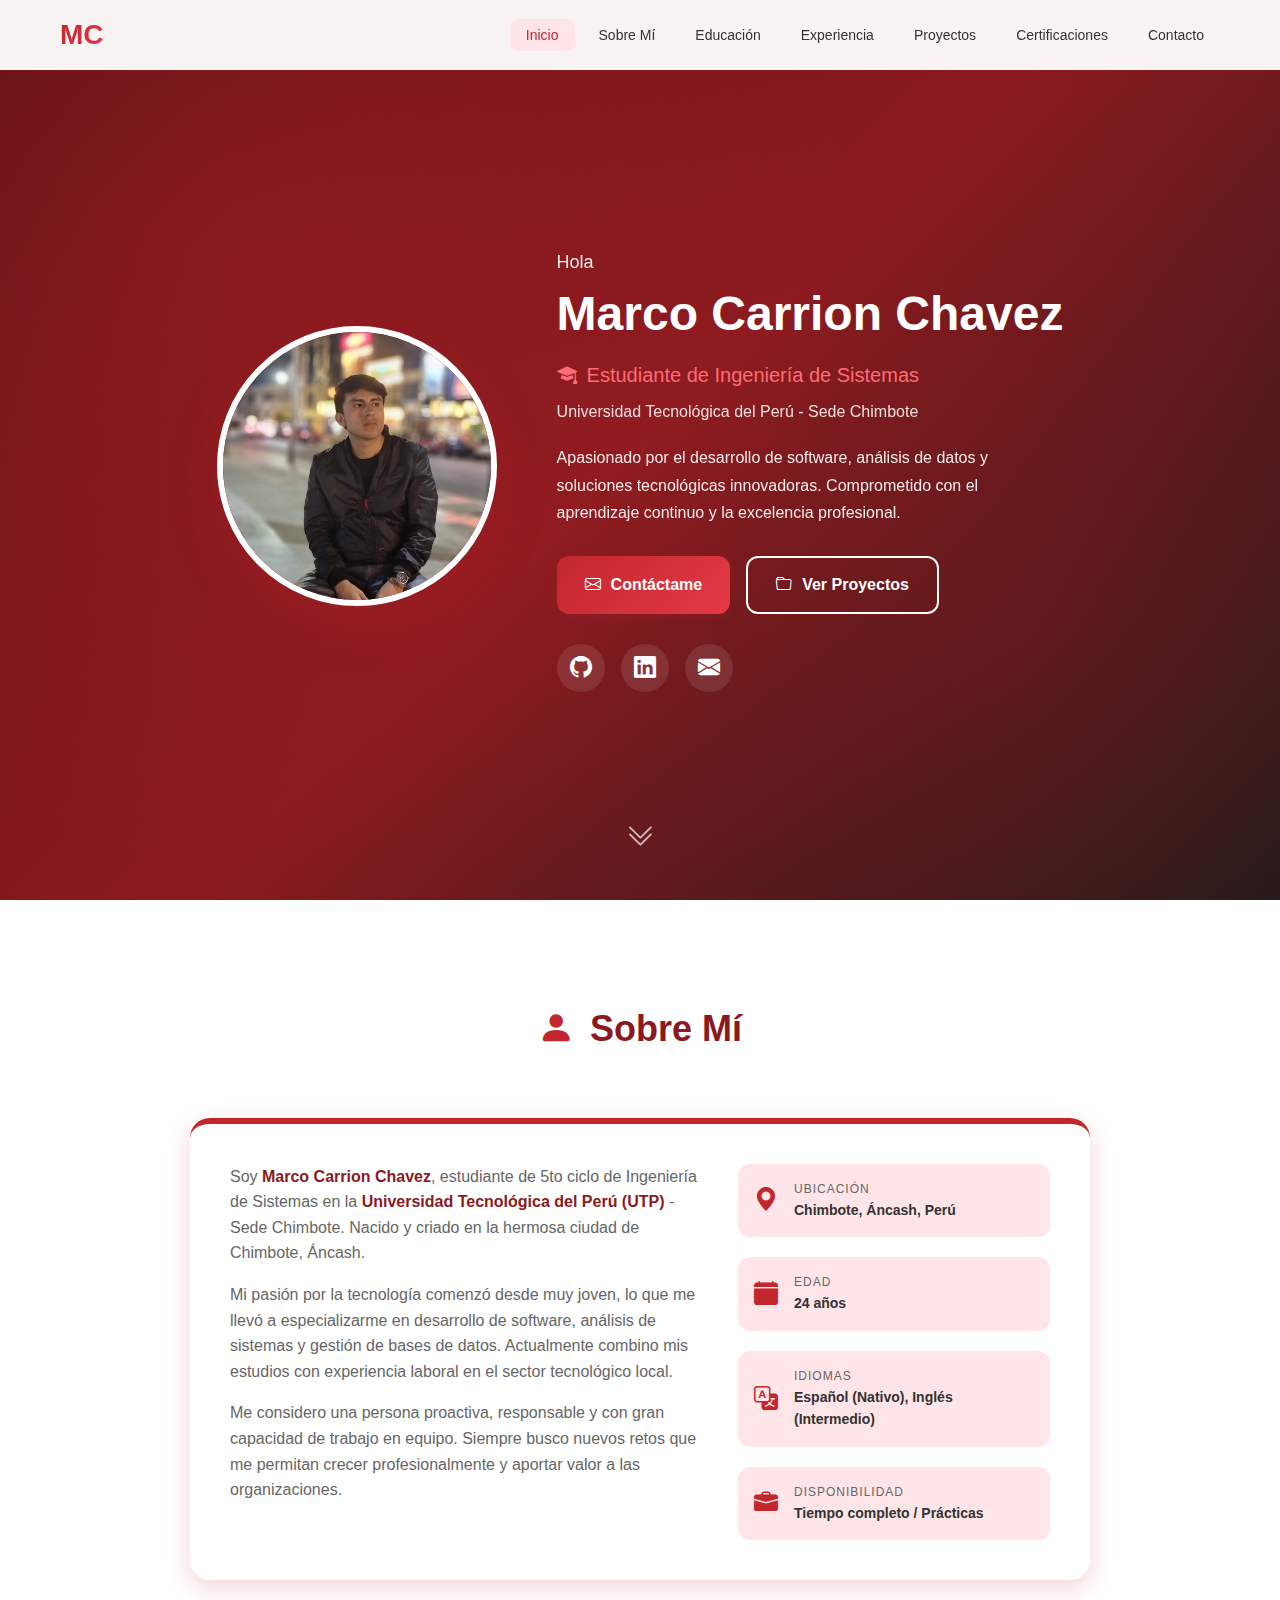
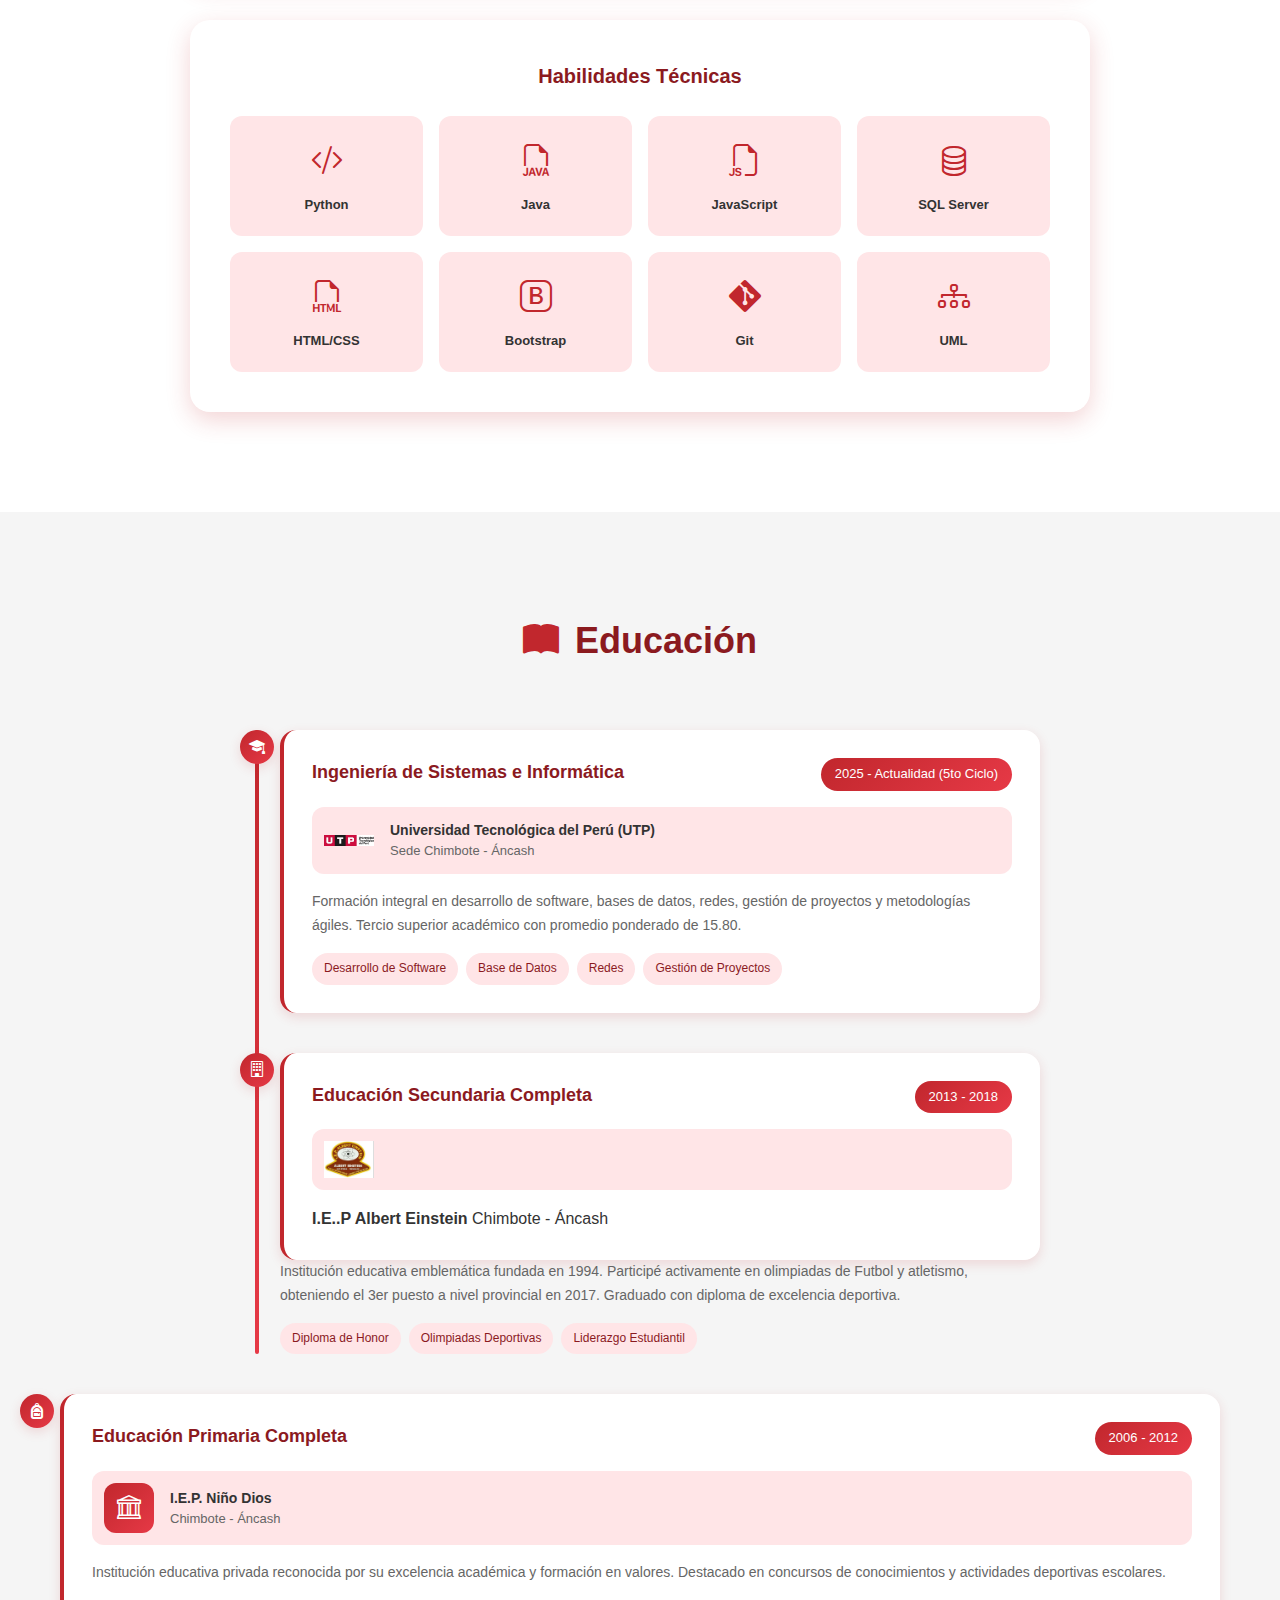
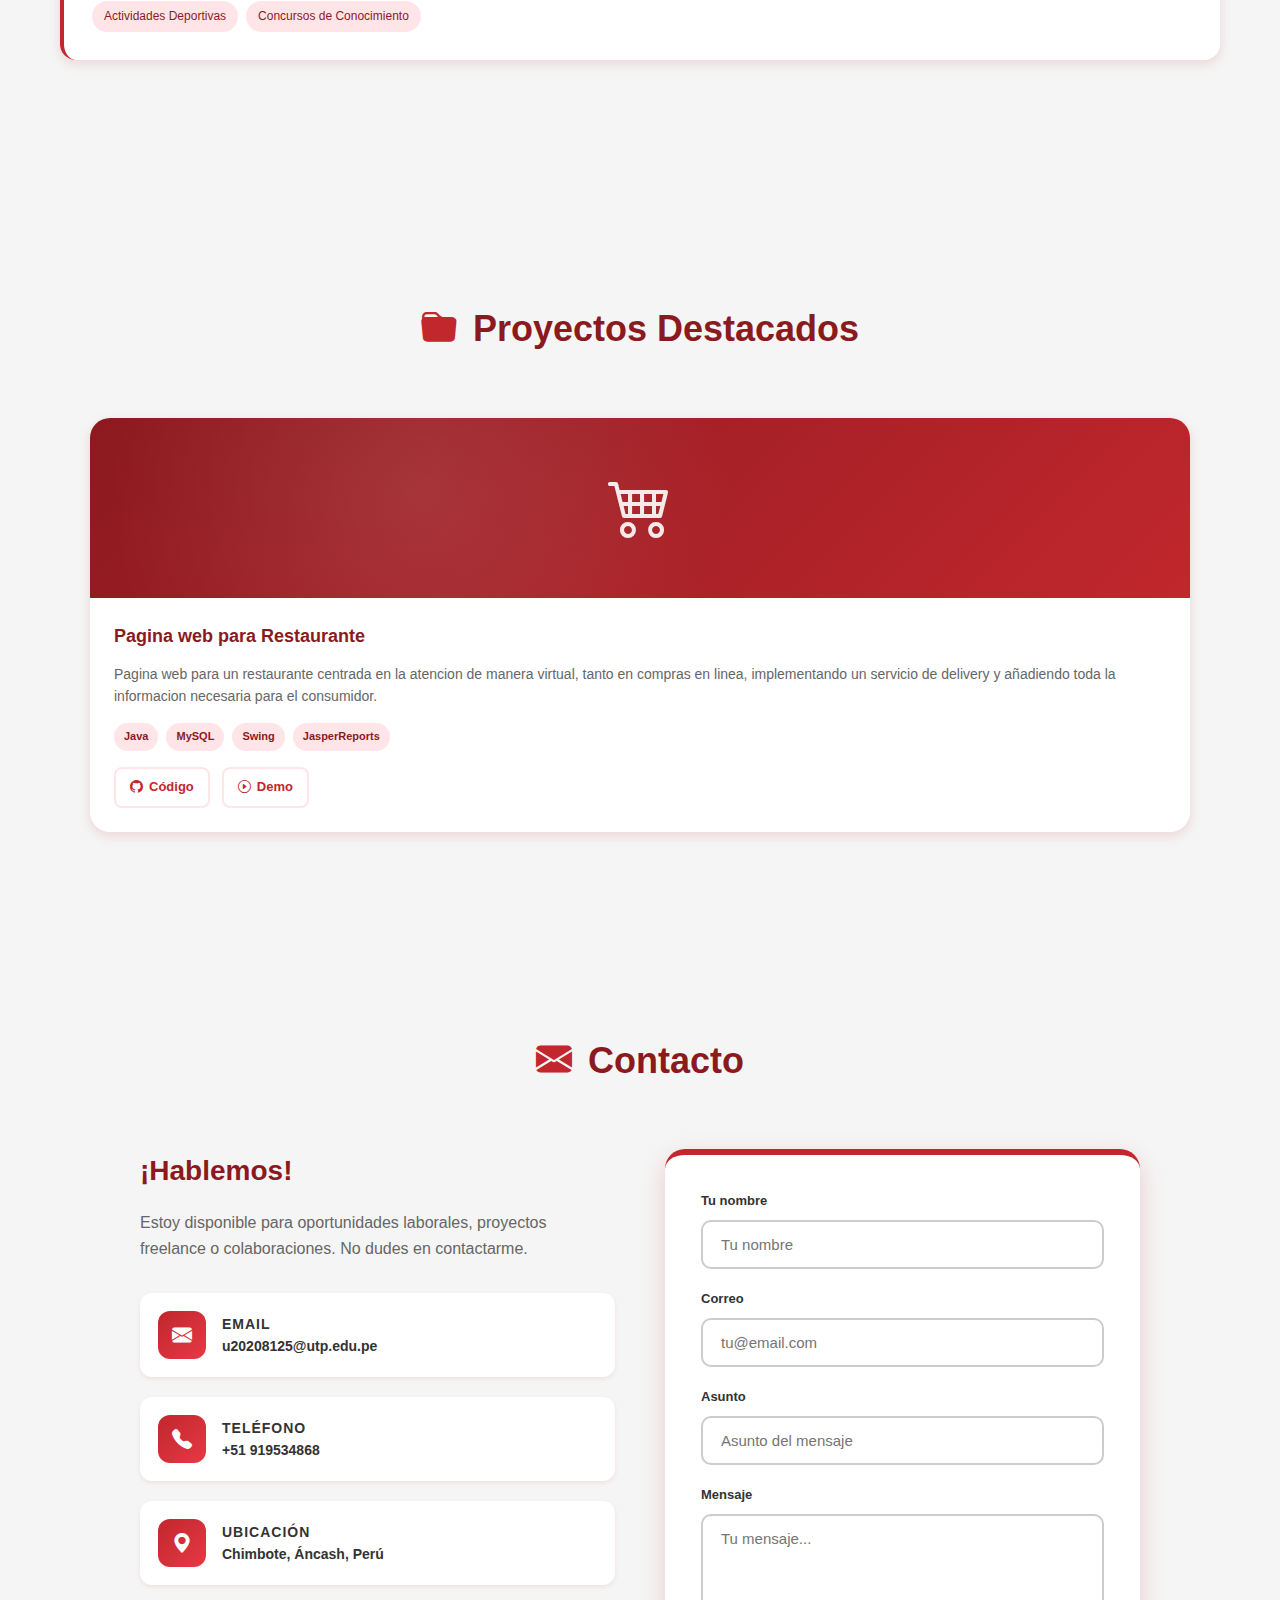
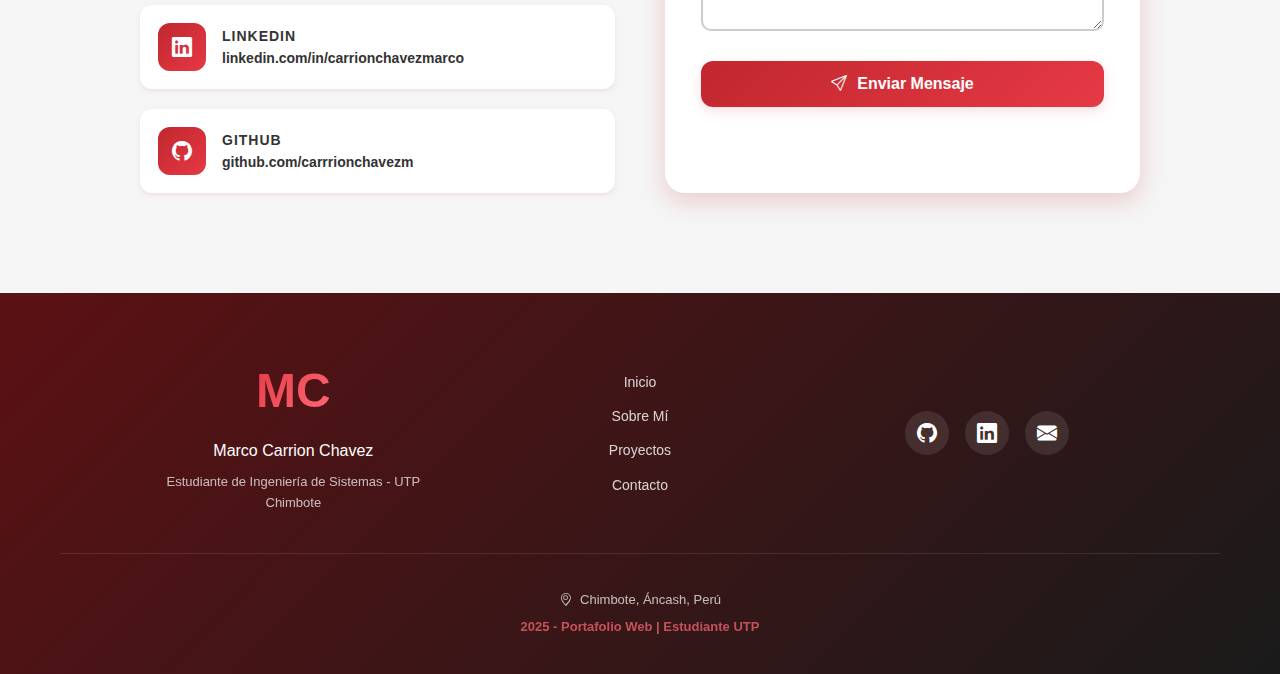
<file: index.html>
<!DOCTYPE html>
<html lang="es">
<head>
    <meta charset="UTF-8">
    <meta name="viewport" content="width=device-width, initial-scale=1.0">
    <title>Marco Carrion chavez | Portafolio Web - Estudiante UTP</title>
    <link rel="stylesheet" href="https://cdn.jsdelivr.net/npm/bootstrap-icons@1.11.1/font/bootstrap-icons.css">
    <link rel="stylesheet" href="styles.css">
</head>
<body>
    <!-- Navegación -->
    <nav class="navbar">
        <div class="nav-container">
            <a href="#inicio" class="nav-logo">
                <span class="logo-text">MC</span>
            </a>
            <button class="nav-toggle" id="navToggle">
                <i class="bi bi-list"></i>
            </button>
            <ul class="nav-menu" id="navMenu">
                <li><a href="#inicio" class="nav-link">Inicio</a></li>
                <li><a href="#sobre-mi" class="nav-link">Sobre Mí</a></li>
                <li><a href="#educacion" class="nav-link">Educación</a></li>
                <li><a href="#experiencia" class="nav-link">Experiencia</a></li>
                <li><a href="#proyectos" class="nav-link">Proyectos</a></li>
                <li><a href="#certificaciones" class="nav-link">Certificaciones</a></li>
                <li><a href="#contacto" class="nav-link">Contacto</a></li>
            </ul>
        </div>
    </nav>

    <!-- Hero Section -->
    <section id="inicio" class="hero">
        <div class="hero-content">
            <div class="hero-image">
                <img src="marco1.png" alt="Marco Carrion Chavez" class="profile-img">
            </div>
            <div class="hero-text">
                <p class="hero-greeting">Hola, soy</p>
                <h1 class="hero-name">Marco Carrion Chavez</h1>
                <p class="hero-title">
                    <i class="bi bi-mortarboard-fill"></i>
                    Estudiante de Ingeniería de Sistemas
                </p>
                <p class="hero-university">Universidad Tecnológica del Perú - Sede Chimbote</p>
                <p class="hero-description">
                    Apasionado por el desarrollo de software, análisis de datos y soluciones tecnológicas innovadoras.
                    Comprometido con el aprendizaje continuo y la excelencia profesional.
                </p>
                <div class="hero-buttons">
                    <a href="#contacto" class="btn btn-primary">
                        <i class="bi bi-envelope"></i>
                        Contáctame
                    </a>
                    <a href="#proyectos" class="btn btn-secondary">
                        <i class="bi bi-folder"></i>
                        Ver Proyectos
                    </a>
                </div>
                <div class="hero-social">
                    <a href="https://github.com/marco-260?tab=repositories" target="_blank" class="social-link" title="GitHub">
                        <i class="bi bi-github"></i>
                    </a>
                    <a href="https://www.linkedin.com/in/marco-carrion-chavez-465804392/?trk=public-profile-join-page" target="_blank" class="social-link" title="LinkedIn">
                        <i class="bi bi-linkedin"></i>
                    </a>
                    <a href="mailto:u20208125@utp.edu.pe" class="social-link" title="Email">
                        <i class="bi bi-envelope-fill"></i>
                    </a>
                </div>
            </div>
        </div>
        <div class="scroll-indicator">
            <i class="bi bi-chevron-double-down"></i>
        </div>
    </section>

    <!-- Sobre Mí -->
    <section id="sobre-mi" class="section">
        <div class="container">
            <h2 class="section-title">
                <i class="bi bi-person-fill"></i>
                Sobre Mí
            </h2>
            <div class="about-content">
                <div class="about-card">
                    <div class="about-text">
                        <p>
                            Soy <strong>Marco Carrion Chavez</strong>, estudiante de 5to ciclo de Ingeniería de Sistemas
                            en la <strong>Universidad Tecnológica del Perú (UTP)</strong> - Sede Chimbote. Nacido y criado
                            en la hermosa ciudad de Chimbote, Áncash.
                        </p>
                        <p>
                            Mi pasión por la tecnología comenzó desde muy joven, lo que me llevó a especializarme en
                            desarrollo de software, análisis de sistemas y gestión de bases de datos. Actualmente
                            combino mis estudios con experiencia laboral en el sector tecnológico local.
                        </p>
                        <p>
                            Me considero una persona proactiva, responsable y con gran capacidad de trabajo en equipo.
                            Siempre busco nuevos retos que me permitan crecer profesionalmente y aportar valor a las
                            organizaciones.
                        </p>
                    </div>
                    <div class="about-info">
                        <div class="info-item">
                            <i class="bi bi-geo-alt-fill"></i>
                            <div>
                                <span class="info-label">Ubicación</span>
                                <span class="info-value">Chimbote, Áncash, Perú</span>
                            </div>
                        </div>
                        <div class="info-item">
                            <i class="bi bi-calendar-fill"></i>
                            <div>
                                <span class="info-label">Edad</span>
                                <span class="info-value">24 años</span>
                            </div>
                        </div>
                        <div class="info-item">
                            <i class="bi bi-translate"></i>
                            <div>
                                <span class="info-label">Idiomas</span>
                                <span class="info-value">Español (Nativo), Inglés (Intermedio)</span>
                            </div>
                        </div>
                        <div class="info-item">
                            <i class="bi bi-briefcase-fill"></i>
                            <div>
                                <span class="info-label">Disponibilidad</span>
                                <span class="info-value">Tiempo completo / Prácticas</span>
                            </div>
                        </div>
                    </div>
                </div>
                <div class="skills-container">
                    <h3 class="skills-title">Habilidades Técnicas</h3>
                    <div class="skills-grid">
                        <div class="skill-item">
                            <i class="bi bi-code-slash"></i>
                            <span>Python</span>
                        </div>
                        <div class="skill-item">
                            <i class="bi bi-filetype-java"></i>
                            <span>Java</span>
                        </div>
                        <div class="skill-item">
                            <i class="bi bi-filetype-js"></i>
                            <span>JavaScript</span>
                        </div>
                        <div class="skill-item">
                            <i class="bi bi-database"></i>
                            <span>SQL Server</span>
                        </div>
                        <div class="skill-item">
                            <i class="bi bi-filetype-html"></i>
                            <span>HTML/CSS</span>
                        </div>
                        <div class="skill-item">
                            <i class="bi bi-bootstrap"></i>
                            <span>Bootstrap</span>
                        </div>
                        <div class="skill-item">
                            <i class="bi bi-git"></i>
                            <span>Git</span>
                        </div>
                        <div class="skill-item">
                            <i class="bi bi-diagram-3"></i>
                            <span>UML</span>
                        </div>
                    </div>
                </div>
            </div>
        </div>
    </section>

    <!-- Educación -->
    <section id="educacion" class="section section-alt">
        <div class="container">
            <h2 class="section-title">
                <i class="bi bi-book-fill"></i>
                Educación
            </h2>
            <div class="timeline">
                <!-- Universidad -->
                <div class="timeline-item">
                    <div class="timeline-marker">
                        <i class="bi bi-mortarboard-fill"></i>
                    </div>
                    <div class="timeline-content">
                        <div class="timeline-header">
                            <h3>Ingeniería de Sistemas e Informática</h3>
                            <span class="timeline-date">2025 - Actualidad (5to Ciclo)</span>
                        </div>
                        <div class="timeline-institution">
                            <img src="logo utp.jpg" alt="UTP" class="institution-logo">
                            <div>
                                <strong>Universidad Tecnológica del Perú (UTP)</strong>
                                <span>Sede Chimbote - Áncash</span>
                            </div>
                        </div>
                        <p class="timeline-description">
                            Formación integral en desarrollo de software, bases de datos, redes, gestión de proyectos
                            y metodologías ágiles. Tercio superior académico con promedio ponderado de 15.80.
                        </p>
                        <div class="timeline-tags">
                            <span class="tag">Desarrollo de Software</span>
                            <span class="tag">Base de Datos</span>
                            <span class="tag">Redes</span>
                            <span class="tag">Gestión de Proyectos</span>
                        </div>
                    </div>
                </div>

                <!-- Colegio Secundaria -->
                <div class="timeline-item">
                    <div class="timeline-marker">
                        <i class="bi bi-building"></i>
                    </div>
                    <div class="timeline-content">
                        <div class="timeline-header">
                            <h3>Educación Secundaria Completa</h3>
                            <span class="timeline-date">2013 - 2018</span>
                        </div>
                        <div class="timeline-institution">
                              <img src="alber logo.PNG" alt="ALBERT Einstein" class="institution-logo">
                            </div>
                            <div>
                                <strong>I.E..P Albert Einstein</strong>
                                <span>Chimbote - Áncash</span>
                            </div>
                        </div>
                        <p class="timeline-description">
                            Institución educativa emblemática fundada en 1994. Participé activamente en olimpiadas
                            de Futbol y atletismo, obteniendo el 3er puesto a nivel provincial en 2017.
                            Graduado con diploma de excelencia deportiva.
                        </p>
                        <div class="timeline-tags">
                            <span class="tag">Diploma de Honor</span>
                            <span class="tag">Olimpiadas Deportivas</span>
                            <span class="tag">Liderazgo Estudiantil</span>
                        </div>
                    </div>
                </div>

                <!-- Colegio Primaria -->
                <div class="timeline-item">
                    <div class="timeline-marker">
                        <i class="bi bi-backpack-fill"></i>
                    </div>
                    <div class="timeline-content">
                        <div class="timeline-header">
                            <h3>Educación Primaria Completa</h3>
                            <span class="timeline-date">2006 - 2012</span>
                        </div>
                        <div class="timeline-institution">
                            <div class="institution-icon">
                                <i class="bi bi-bank"></i>
                            </div>
                            <div>
                                <strong>I.E.P. Niño Dios </strong>
                                <span>Chimbote - Áncash</span>
                            </div>
                        </div>
                        <p class="timeline-description">
                            Institución educativa privada reconocida por su excelencia académica y formación en valores.
                            Destacado en concursos de conocimientos y actividades deportivas escolares.
                        </p>
                        <div class="timeline-tags">
                            <span class="tag">Actividades Deportivas</span>
                            <span class="tag">Concursos de Conocimiento</span>
                        </div>
                    </div>
                </div>
            </div>
        </div>
    </section>

    

    <!-- Proyectos -->
    <section id="proyectos" class="section section-alt">
        <div class="container">
            <h2 class="section-title">
                <i class="bi bi-folder-fill"></i>
                Proyectos Destacados
            </h2>
            <div class="projects-grid">
                <!-- Proyecto 1 -->
                <div class="project-card">
                    <div class="project-image">
                        <i class="bi bi-cart4"></i>
                    </div>
                    <div class="project-content">
                        <h3>Pagina web para Restaurante</h3>
                        <p>
                            Pagina web para un restaurante centrada en la atencion de manera virtual, tanto en compras
                            en linea, implementando un servicio de delivery y añadiendo toda la informacion necesaria
                            para el consumidor.

                       </p>
                        <div class="project-tech">
                            <span>Java</span>
                            <span>MySQL</span>
                            <span>Swing</span>
                            <span>JasperReports</span>
                        </div>
                        <div class="project-links">
                            <a href="https://github.com/marco-260/Proyecto_Web.git" target="_blank" class="project-link">
                                <i class="bi bi-github"></i>
                                Código
                            </a>
                            <a href="#" class="project-link">
                                <i class="bi bi-play-circle"></i>
                                Demo
                            </a>
                        </div>
                    </div>
                </div>
            </div>
        </div>
    </section>
                   

    <!-- Contacto -->
    <section id="contacto" class="section section-alt">
        <div class="container">
            <h2 class="section-title">
                <i class="bi bi-envelope-fill"></i>
                Contacto
            </h2>
            <div class="contact-content">
                <div class="contact-info">
                    <h3>¡Hablemos!</h3>
                    <p>
                        Estoy disponible para oportunidades laborales, proyectos freelance o
                        colaboraciones. No dudes en contactarme.
                    </p>
                    <div class="contact-details">
                        <div class="contact-item">
                            <i class="bi bi-envelope-fill"></i>
                            <div>
                                <span class="contact-label">Email</span>
                                <a href="mailto:u20208125@utp.edu.pe">u20208125@utp.edu.pe</a>
                            </div>
                        </div>
                        <div class="contact-item">
                            <i class="bi bi-telephone-fill"></i>
                            <div>
                                <span class="contact-label">Teléfono</span>
                                <a href="tel:+51919534868">+51 919534868</a>
                            </div>
                        </div>
                        <div class="contact-item">
                            <i class="bi bi-geo-alt-fill"></i>
                            <div>
                                <span class="contact-label">Ubicación</span>
                                <span>Chimbote, Áncash, Perú</span>
                            </div>
                        </div>
                        <div class="contact-item">
                            <i class="bi bi-linkedin"></i>
                            <div>
                                <span class="contact-label">LinkedIn</span>
                                <a href="https://www.linkedin.com/in/marco-carrion-chavez-465804392/?trk=public-profile-join-page" target="_blank">linkedin.com/in/carrionchavezmarco</a>
                            </div>
                        </div>
                        <div class="contact-item">
                            <i class="bi bi-github"></i>
                            <div>
                                <span class="contact-label">GitHub</span>
                                <a href="https://github.com/marco-260?tab=repositories" target="_blank">github.com/carrrionchavezm</a>
                            </div>
                        </div>
                    </div>
                </div>
                <div class="contact-form-container">
                    <form class="contact-form" id="contactForm">
                        <div class="form-group">
                            <label for="name">Tu nombre</label>
                            <input type="text" id="name" name="name" required placeholder="Tu nombre">
                        </div>
                        <div class="form-group">
                            <label for="email">Correo</label>
                            <input type="email" id="email" name="email" required placeholder="tu@email.com">
                        </div>
                        <div class="form-group">
                            <label for="subject">Asunto</label>
                            <input type="text" id="subject" name="subject" required placeholder="Asunto del mensaje">
                        </div>
                        <div class="form-group">
                            <label for="message">Mensaje</label>
                            <textarea id="message" name="message" rows="5" required placeholder="Tu mensaje..."></textarea>
                        </div>
                        <button type="submit" class="btn btn-primary btn-submit">
                            <i class="bi bi-send"></i>
                            Enviar Mensaje
                        </button>
                    </form>
                </div>
            </div>
        </div>
    </section>

    <!-- Footer -->
    <footer class="footer">
        <div class="container">
            <div class="footer-content">
                <div class="footer-brand">
                    <span class="footer-logo">MC</span>
                    <p>Marco Carrion Chavez</P>
                    <p class="footer-subtitle">Estudiante de Ingeniería de Sistemas - UTP Chimbote</p>
                </div>
                <div class="footer-links">
                    <a href="#inicio">Inicio</a>
                    <a href="#sobre-mi">Sobre Mí</a>
                    <a href="#proyectos">Proyectos</a>
                    <a href="#contacto">Contacto</a>
                </div>
                <div class="footer-social">
                    <a href="https://github.com/marco-260?tab=repositories" target="_blank"><i class="bi bi-github"></i></a>
                    <a href="https://www.linkedin.com/in/marco-carrion-chavez-465804392/?trk=public-profile-join-page" target="_blank"><i class="bi bi-linkedin"></i></a>
                    <a href="mailto:u20208125@utp.edu.pe"><i class="bi bi-envelope-fill"></i></a>
                </div>
            </div>
            <div class="footer-bottom">
                <p>
                    <i class="bi bi-geo-alt"></i>
                    Chimbote, Áncash, Perú
                </p>
                <p class="copyright">
                    2025 - Portafolio Web | Estudiante UTP
                </p>
            </div>
        </div>
    </footer>

    <!-- Botón Volver Arriba -->
    <button class="back-to-top" id="backToTop">
        <i class="bi bi-arrow-up"></i>
    </button>

    <script src="script.js"></script>
</body>
</html>
</file>
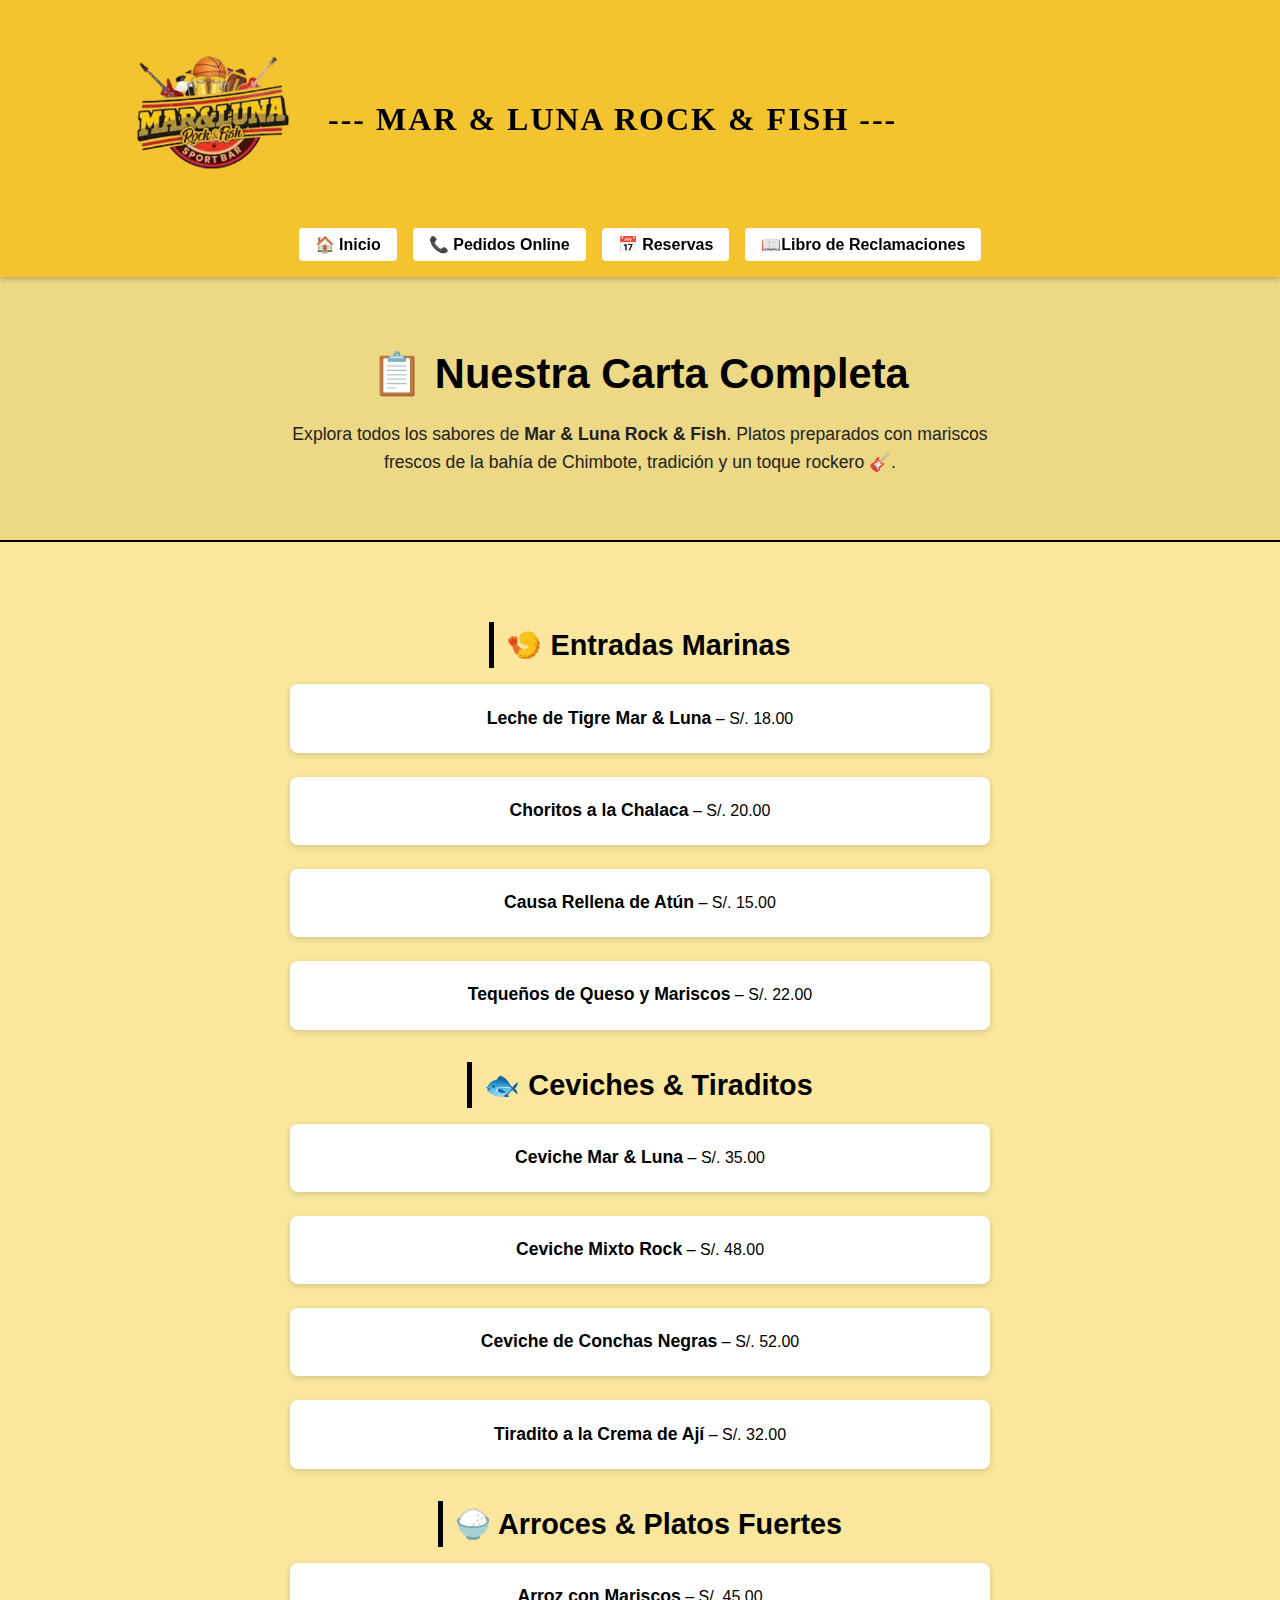
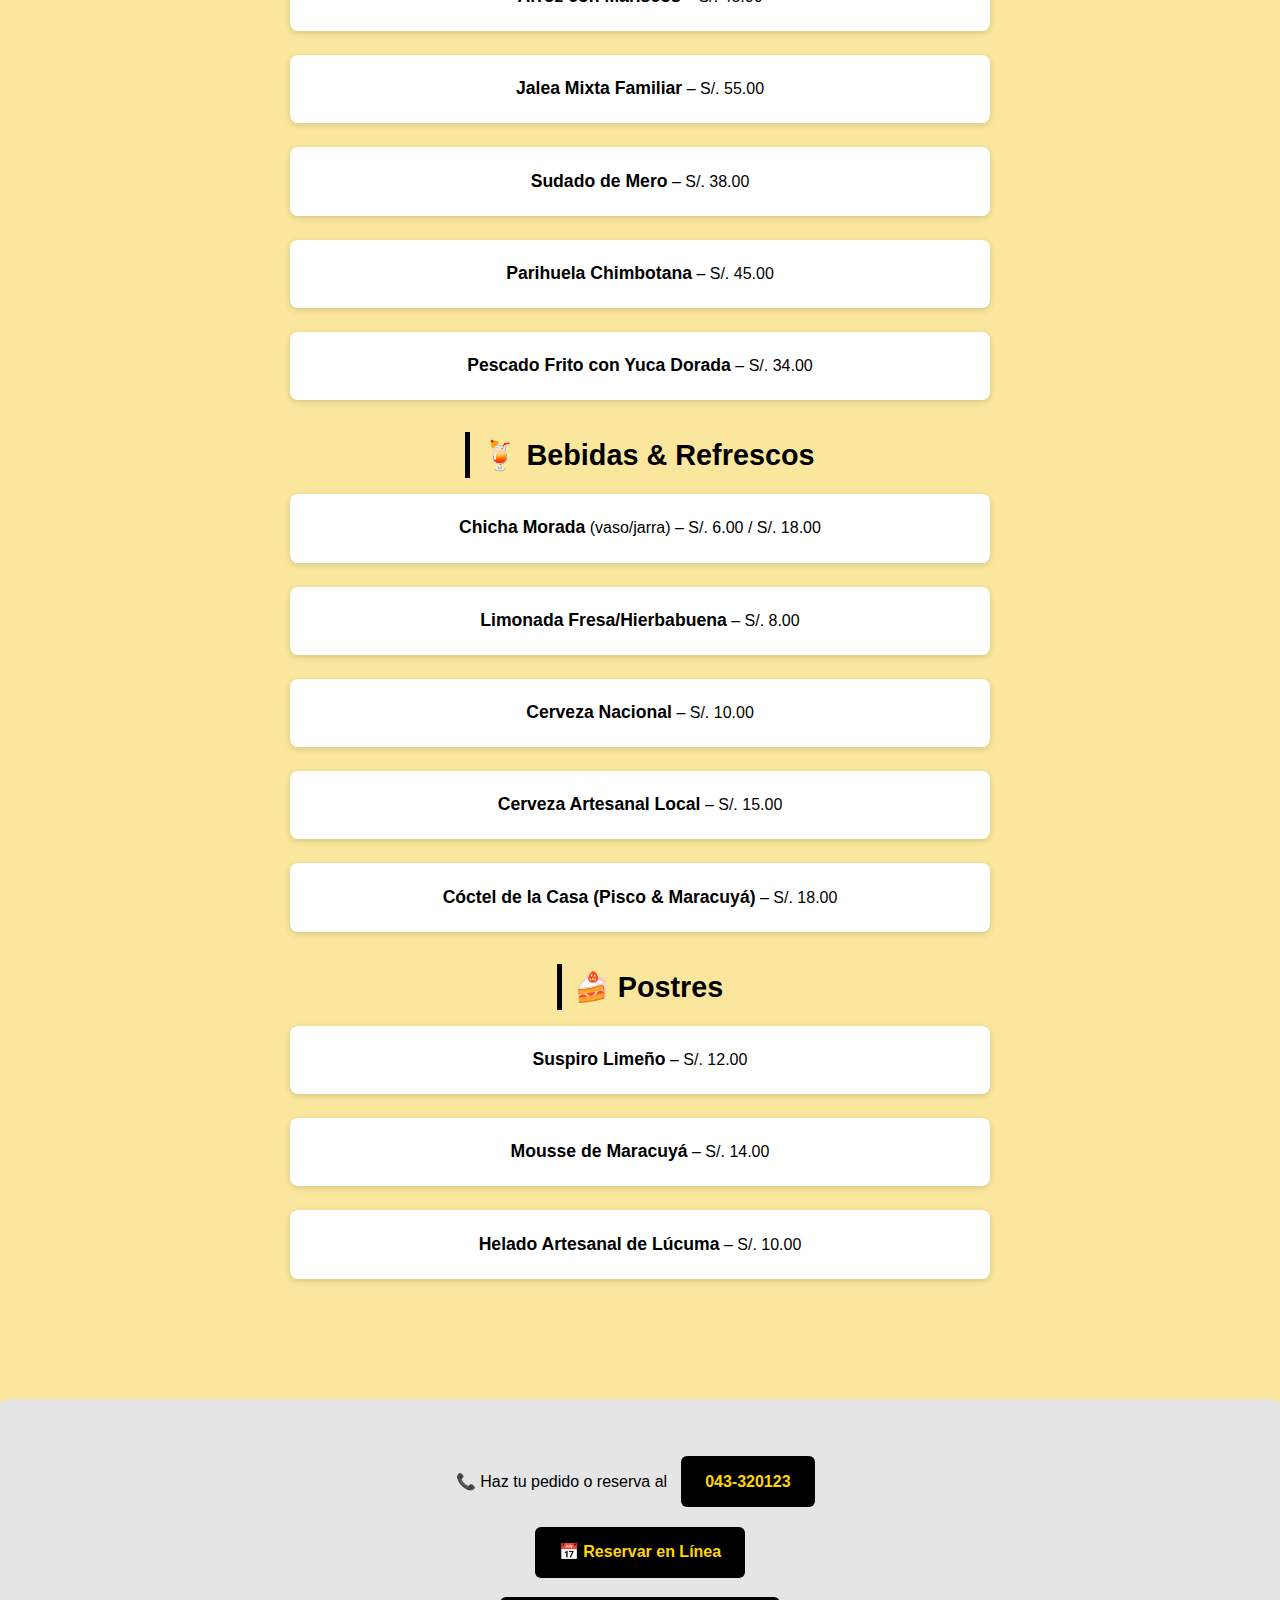
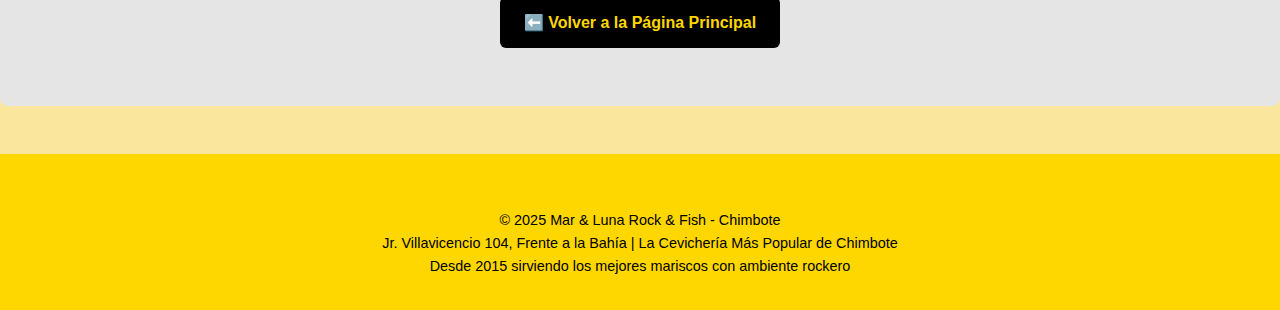
<file: Proyecto_Web/carta.html>
<!DOCTYPE html>
<html lang="es">
<head>
    <meta charset="UTF-8">
    <meta name="viewport" content="width=device-width, initial-scale=1.0">
    <title>Carta Completa | Mar & Luna Rock & Fish - Chimbote</title>
    <meta name="description" content="Carta completa de Mar & Luna Rock & Fish en Chimbote. Ceviches, tiraditos, mariscos frescos y platos marinos con ambiente rockero.">
    <link rel="stylesheet" href="./carta.css">
</head>
<body>

<header>
    <div class="container header-center">
        
        <!-- LOGO + H1 (ACTUALIZADO) -->
        <div class="logo">
            <div class="title-with-logo">
                <img src="image.png" alt="Logo" class="logo-small">
                <h1>--- MAR & LUNA ROCK & FISH ---</h1>
            </div>
        </div>

        <nav>
            <ul>
                <li><a href="./marlunarockyfish.html">🏠 Inicio</a></li>
                <li><a href="./pedidosonline.html">📞 Pedidos Online</a></li>
                <li><a href="./reservas.html">📅 Reservas</a></li>
                <li><a href="libro-reclamaciones.html">📖Libro de Reclamaciones</a></li>
            </ul>
        </nav>
    </div>
</header>

<main>

    <!-- HERO ALINEADO AL CENTRO -->
    <section class="hero">
        <div class="container hero-center">
            <h1>📋 Nuestra Carta Completa</h1>
            <p>
                Explora todos los sabores de <strong>Mar & Luna Rock & Fish</strong>.  
                Platos preparados con mariscos frescos de la bahía de Chimbote, tradición y un toque rockero 🎸.
            </p>
        </div>
    </section>

    <!-- SECCIÓN CARTA -->
    <section class="carta">
        <div class="container carta-center">

            <h2>🍤 Entradas Marinas</h2>
            <ul>
                <li><strong>Leche de Tigre Mar & Luna</strong> – S/. 18.00</li>
                <li><strong>Choritos a la Chalaca</strong> – S/. 20.00</li>
                <li><strong>Causa Rellena de Atún</strong> – S/. 15.00</li>
                <li><strong>Tequeños de Queso y Mariscos</strong> – S/. 22.00</li>
            </ul>

            <h2>🐟 Ceviches & Tiraditos</h2>
            <ul>
                <li><strong>Ceviche Mar & Luna</strong> – S/. 35.00</li>
                <li><strong>Ceviche Mixto Rock</strong> – S/. 48.00</li>
                <li><strong>Ceviche de Conchas Negras</strong> – S/. 52.00</li>
                <li><strong>Tiradito a la Crema de Ají</strong> – S/. 32.00</li>
            </ul>

            <h2>🍚 Arroces & Platos Fuertes</h2>
            <ul>
                <li><strong>Arroz con Mariscos</strong> – S/. 45.00</li>
                <li><strong>Jalea Mixta Familiar</strong> – S/. 55.00</li>
                <li><strong>Sudado de Mero</strong> – S/. 38.00</li>
                <li><strong>Parihuela Chimbotana</strong> – S/. 45.00</li>
                <li><strong>Pescado Frito con Yuca Dorada</strong> – S/. 34.00</li>
            </ul>

            <h2>🍹 Bebidas & Refrescos</h2>
            <ul>
                <li><strong>Chicha Morada</strong> (vaso/jarra) – S/. 6.00 / S/. 18.00</li>
                <li><strong>Limonada Fresa/Hierbabuena</strong> – S/. 8.00</li>
                <li><strong>Cerveza Nacional</strong> – S/. 10.00</li>
                <li><strong>Cerveza Artesanal Local</strong> – S/. 15.00</li>
                <li><strong>Cóctel de la Casa (Pisco & Maracuyá)</strong> – S/. 18.00</li>
            </ul>

            <h2>🍰 Postres</h2>
            <ul>
                <li><strong>Suspiro Limeño</strong> – S/. 12.00</li>
                <li><strong>Mousse de Maracuyá</strong> – S/. 14.00</li>
                <li><strong>Helado Artesanal de Lúcuma</strong> – S/. 10.00</li>
            </ul>

        </div>
    </section>

    <section class="cta">
        <div class="container">
            <p>📞 Haz tu pedido o reserva al <a href="tel:+51043320123">043-320123</a></p>
            <p><a href="reservas.html" class="reserva-online">📅 Reservar en Línea</a></p>
            <p><a href="marlunarockyfish.html" class="menu-link">⬅️ Volver a la Página Principal</a></p>
        </div>
    </section>

</main>

<footer>
    <div class="container">
      <br>
      <p>&copy; 2025 Mar & Luna Rock & Fish - Chimbote</p>
      <p>Jr. Villavicencio 104, Frente a la Bahía | La Cevichería Más Popular de Chimbote</p>
      <p>Desde 2015 sirviendo los mejores mariscos con ambiente rockero </p>
    </div>
</footer>

</body>
</html>
</file>
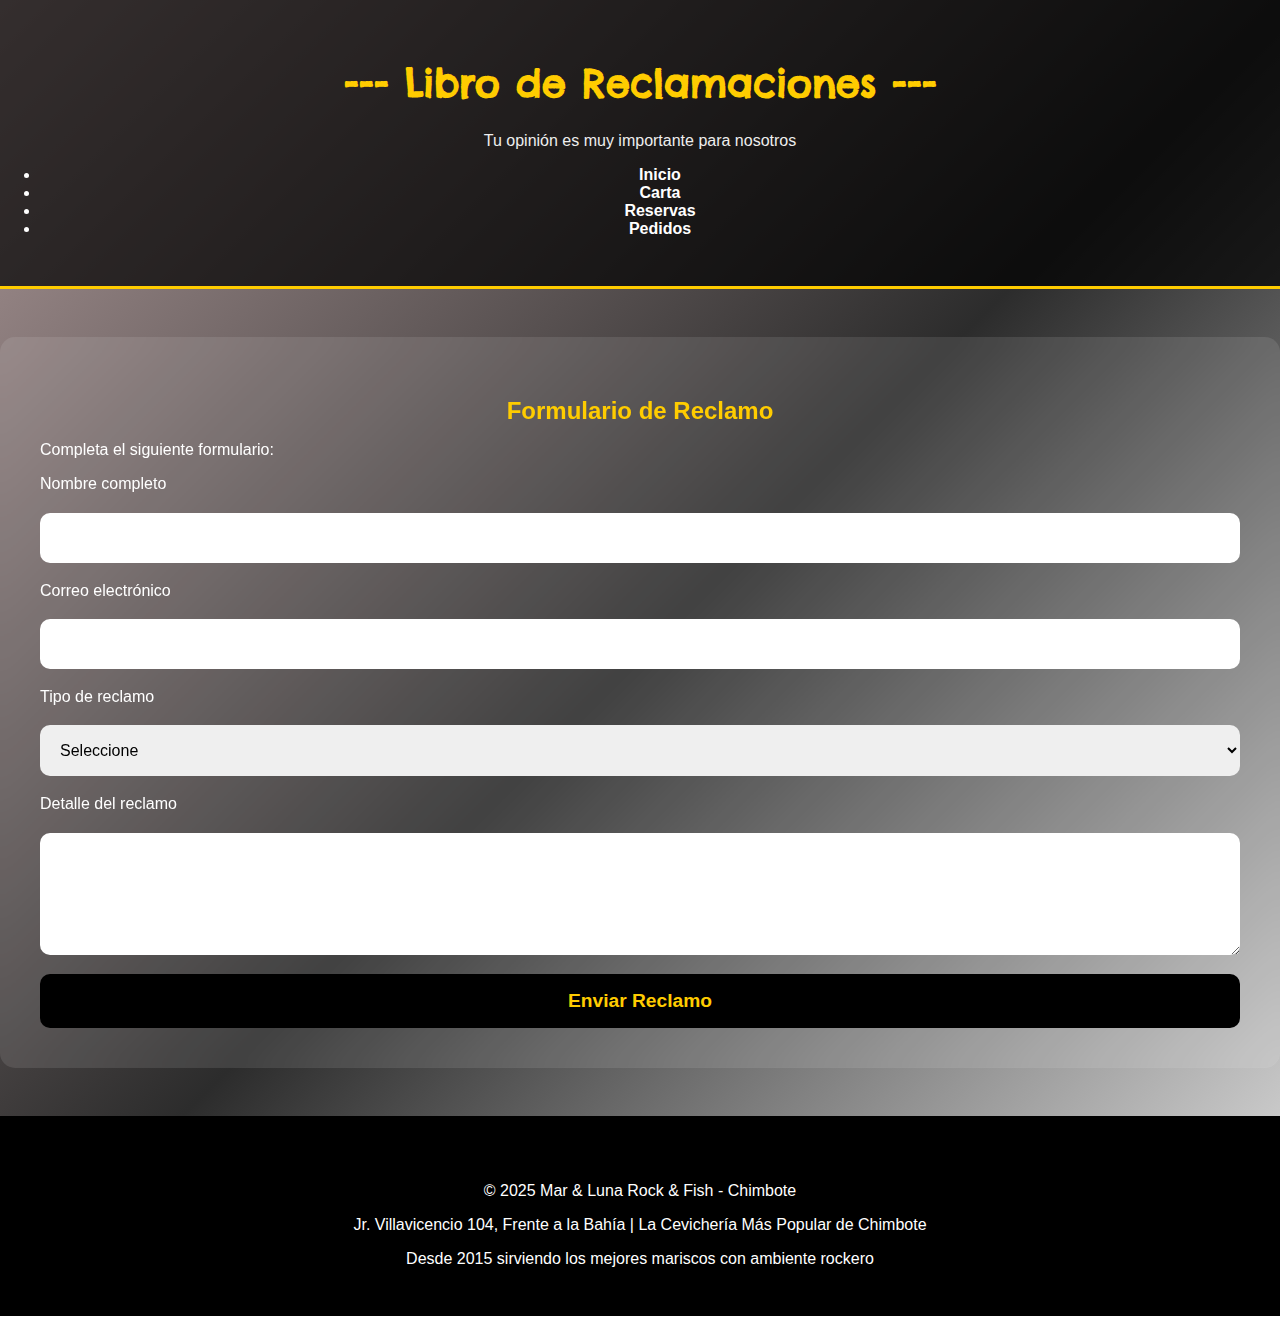
<file: Proyecto_Web/libro-reclamaciones.html>
<!DOCTYPE html>
<html lang="es">
<head>
    <meta charset="UTF-8">
    <title>Libro de Reclamaciones</title>
    <meta name="viewport" content="width=device-width, initial-scale=1.0">

    <!-- TU CSS -->
    <link rel="stylesheet" href="libro-reclamaciones.css">

    <!-- Google Font Chelsea Market (solo para el título) -->
    <link href="https://fonts.googleapis.com/css2?family=Chelsea+Market&display=swap" rel="stylesheet">
</head>
<body>

<header>
    <div class="container">
        <h1> --- Libro de Reclamaciones ---</h1>
        <p class="tagline">Tu opinión es muy importante para nosotros</p>
        
        <nav>
            <ul>
                <li><a href="marlunarockyfish.html">Inicio</a></li>
                <li><a href="carta.html">Carta</a></li>
                <li><a href="reservas.html">Reservas</a></li>
                <li><a href="pedidos.html">Pedidos</a></li>
            </ul>
        </nav>
    </div>
</header>

<section class="reclamaciones container">

    <h2>Formulario de Reclamo</h2>
    <p>Completa el siguiente formulario:</p>

    <form id="formReclamo">

        <label for="nombre">Nombre completo</label>
        <input type="text" id="nombre" required>

        <label for="correo">Correo electrónico</label>
        <input type="email" id="correo" required>

        <label for="tipo">Tipo de reclamo</label>
        <select id="tipo" required>
            <option value="">Seleccione</option>
            <option value="queja">Queja</option>
            <option value="reclamo">Reclamo</option>
        </select>

        <label for="mensaje">Detalle del reclamo</label>
        <textarea id="mensaje" rows="5" required></textarea>

        <button type="submit" class="btn-enviar">Enviar Reclamo</button>

    </form>

    <div id="mensajeConfirmacion" class="confirmacion" style="display:none;">
        ✅ Tu reclamo fue enviado correctamente.
    </div>

</section>

  <footer>
    <div class="container">
      <br>
      <p>&copy; 2025 Mar & Luna Rock & Fish - Chimbote</p>
      <p>Jr. Villavicencio 104, Frente a la Bahía | La Cevichería Más Popular de Chimbote</p>
      <p>Desde 2015 sirviendo los mejores mariscos con ambiente rockero </p>
    </div>
  </footer>

<script src="libro-reclamaciones.js"></script>
</body>
</html>
</file>
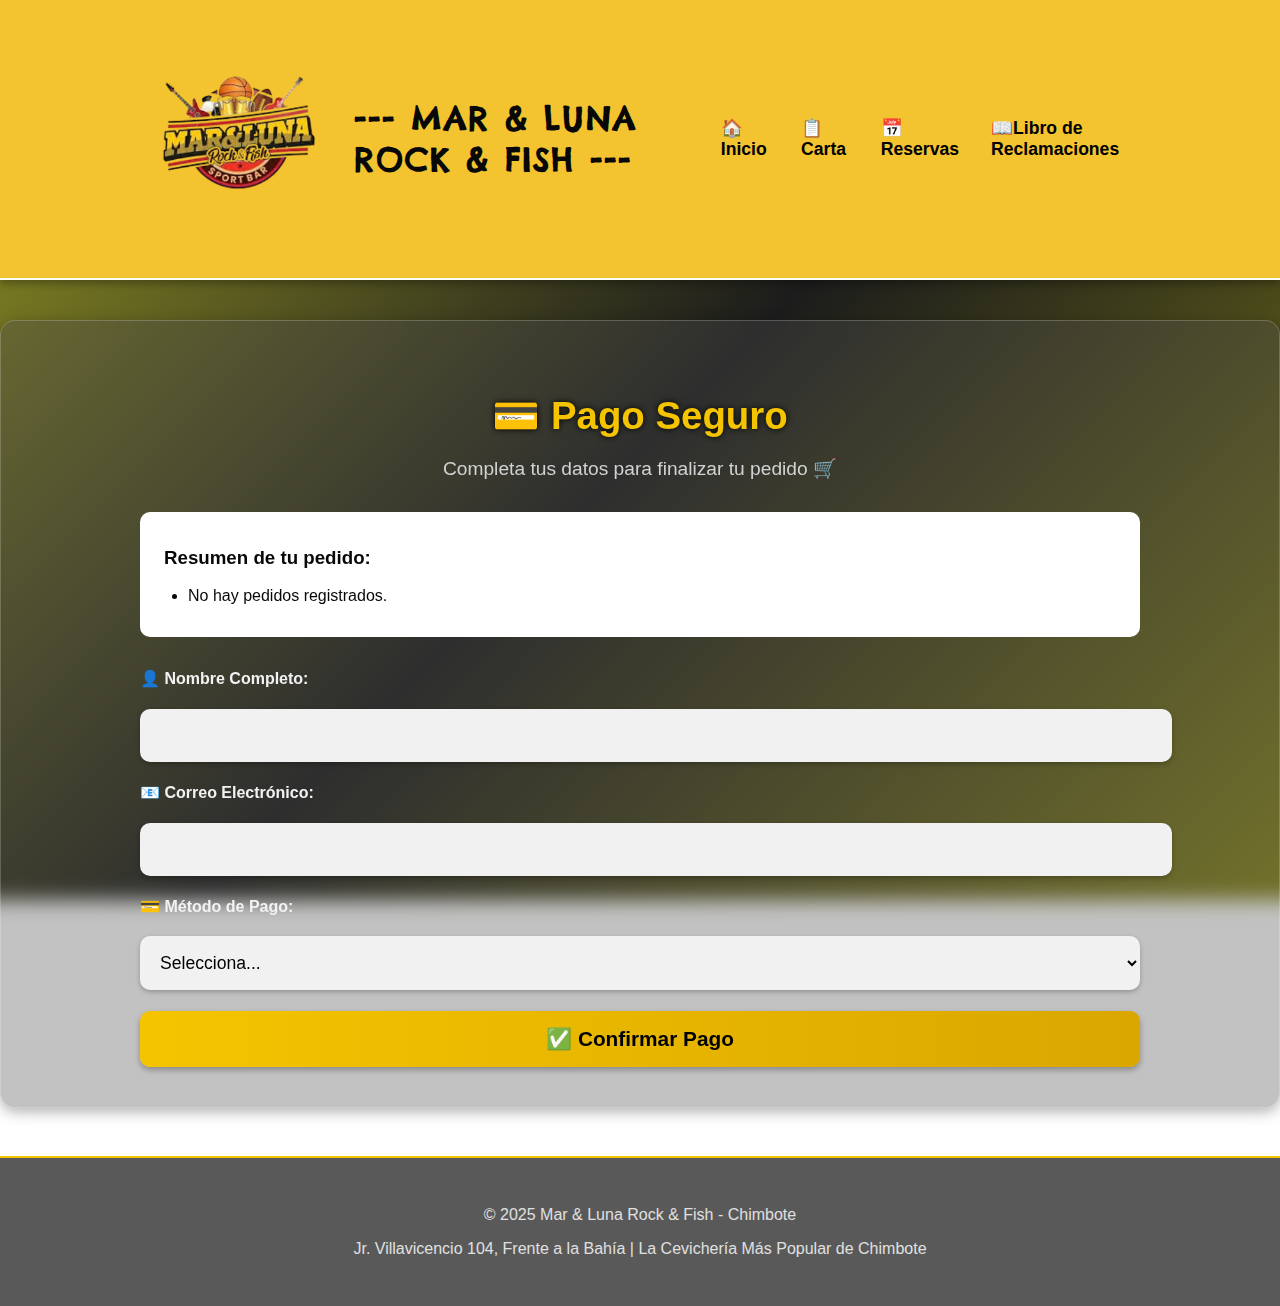
<file: Proyecto_Web/pago.html>
<!DOCTYPE html>
<html lang="es">
<head>
    <meta charset="UTF-8">
    <meta name="viewport" content="width=device-width, initial-scale=1.0">
    <title>Pago | Mar & Luna Rock & Fish - Chimbote</title>
    <meta name="description" content="Realiza tu pago de manera segura en Mar & Luna Rock & Fish.">
    <link rel="stylesheet" href="pago.css">
    <link href="https://fonts.googleapis.com/css2?family=Chelsea+Market&display=swap" rel="stylesheet">
</head>
<body>

<header>
    <div class="container header-flex">
        <div class="logo-title">
            <img src="image.png" alt="Logo" class="logo-small">
            <div>
                <h1>--- MAR & LUNA ROCK & FISH ---</h1>
            </div>
        </div>

        <nav>
            <ul>
                <li><a href="marlunarockyfish.html">🏠 Inicio</a></li>
                <li><a href="carta.html">📋 Carta</a></li>
                <li><a href="reservas.html">📅 Reservas</a></li>
                <li><a href="libro-reclamaciones.html">📖Libro de Reclamaciones</a></li>
            </ul>
        </nav>
    </div>
</header>

<main>
    <section class="pago">
        <div class="container">
            <h2 class="titulo-pago">💳 Pago Seguro</h2>
            <p class="subtitulo-pago">Completa tus datos para finalizar tu pedido 🛒</p>

            <div class="resumen-pedido">
                <h3>Resumen de tu pedido:</h3>
                <ul id="lista-pedido">
                    <!-- Se llenará con JS -->
                </ul>
            </div>

            <form id="form-pago" class="formulario-pago">
                <label for="nombre">👤 Nombre Completo:</label>
                <input type="text" id="nombre" name="nombre" required>

                <label for="email">📧 Correo Electrónico:</label>
                <input type="email" id="email" name="email" required>

                <label for="metodo">💳 Método de Pago:</label>
                <select id="metodo" name="metodo" required>
                    <option value="">Selecciona...</option>
                    <option value="tarjeta">Tarjeta de Crédito/Débito</option>
                    <option value="paypal">Yape/Plin</option>
                    <option value="transferencia">Transferencia Bancaria</option>
                </select>

                <div id="detalles-tarjeta" style="display:none;">
                    <label for="numero">Número de Tarjeta:</label>
                    <input type="text" id="numero" placeholder="1234 5678 9012 3456">

                    <label for="cvc">CVC:</label>
                    <input type="text" id="cvc" placeholder="123">

                    <label for="fecha">Fecha de Expiración:</label>
                    <input type="text" id="fecha" placeholder="MM/AA">
                </div>

                <button type="submit" class="btn-pago">✅ Confirmar Pago</button>
            </form>

            <div id="confirmacion-pago" class="confirmacion-pago" style="display:none;">
                <h3>🎉 ¡Pago realizado con éxito!</h3>
                <p>Gracias por tu compra. Pronto recibirás tu pedido.</p>
            </div>
        </div>
    </section>
</main>

<footer>
    <div class="container">
        <p>&copy; 2025 Mar & Luna Rock & Fish - Chimbote</p>
        <p>Jr. Villavicencio 104, Frente a la Bahía | La Cevichería Más Popular de Chimbote</p>
    </div>
</footer>

<script src="pago.js"></script>
</body>
</html>
</file>
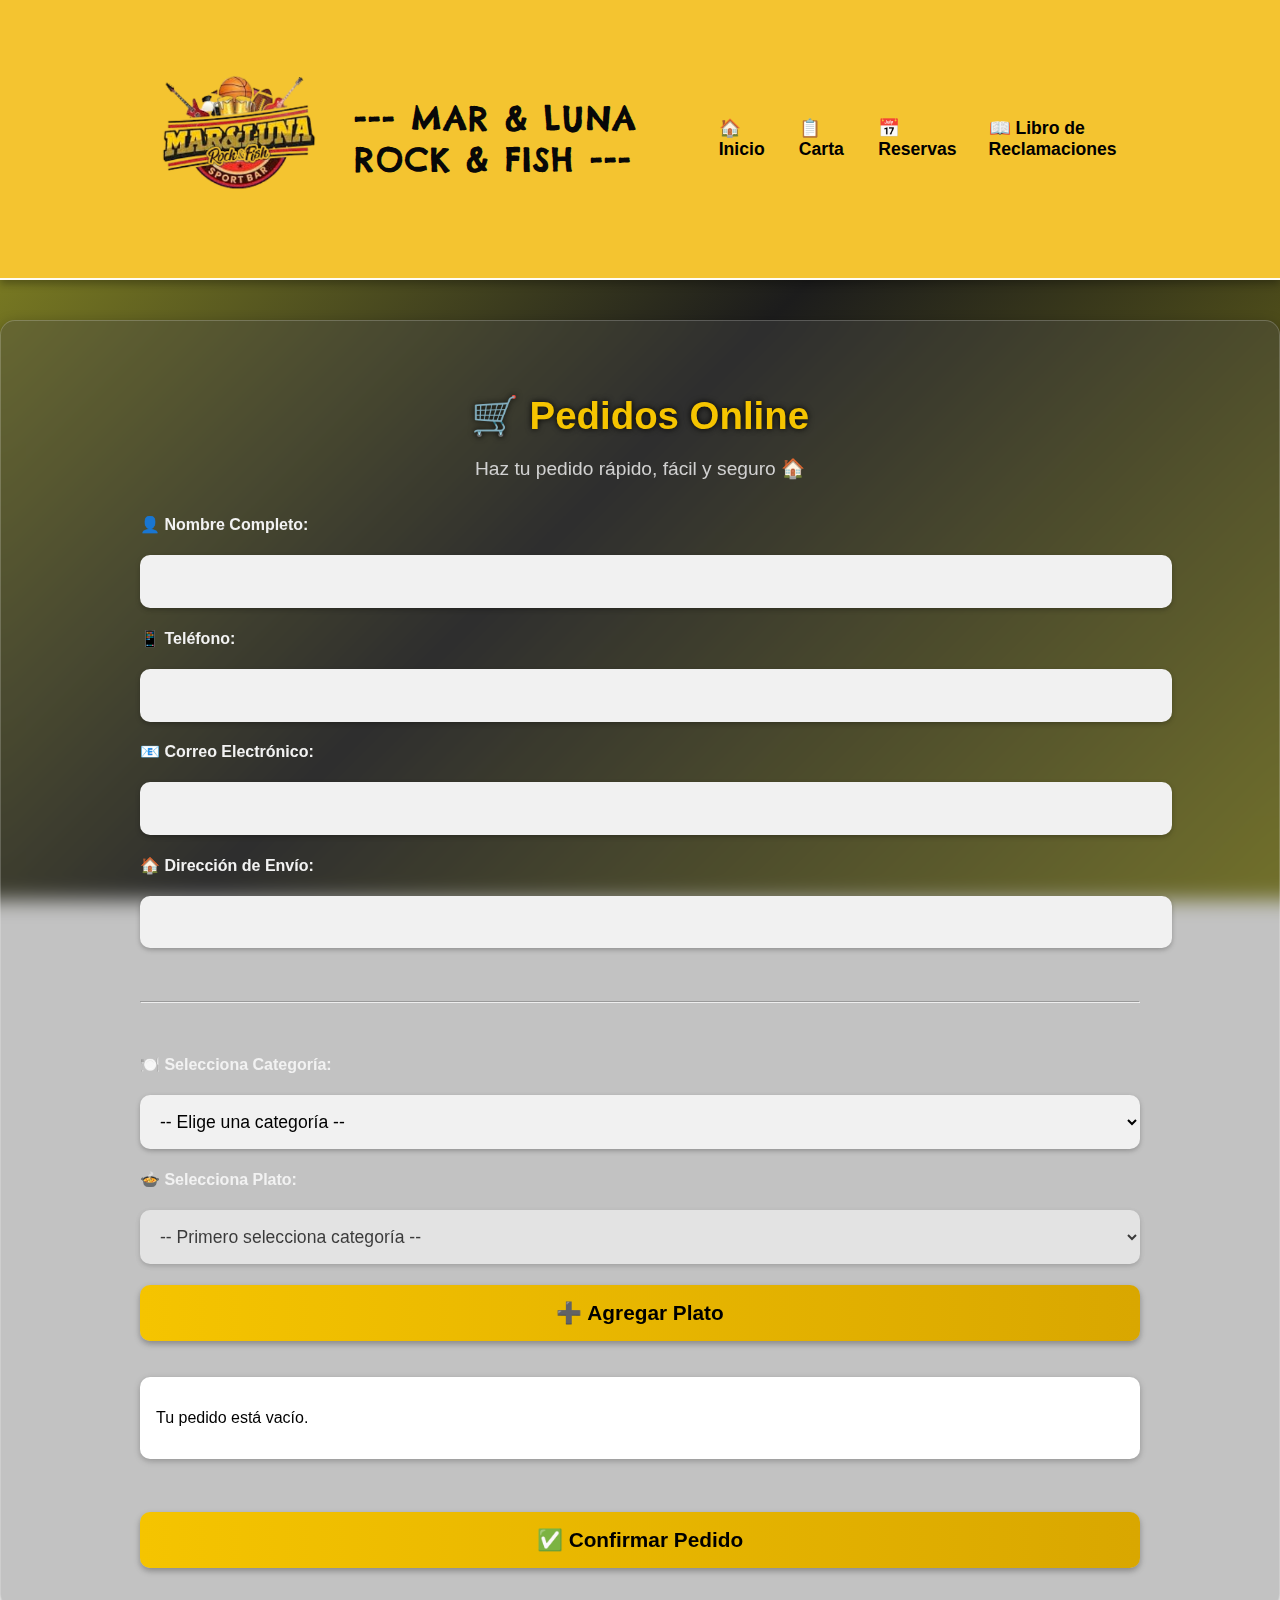
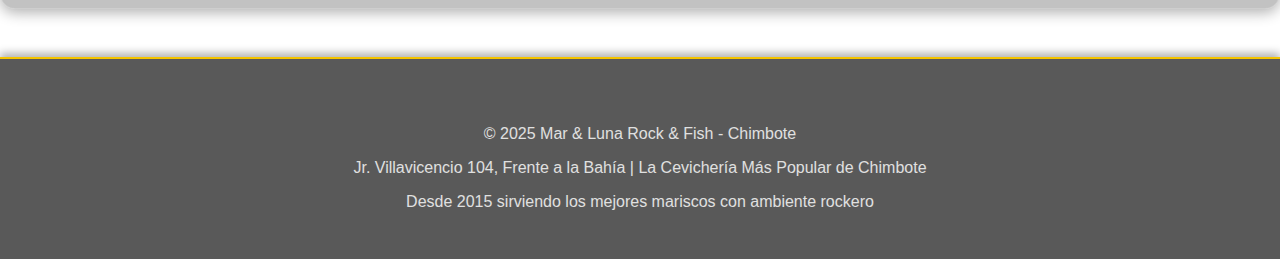
<file: Proyecto_Web/pedidosonline.html>
<!DOCTYPE html>
<html lang="es">
<head>
    <meta charset="UTF-8" />
    <meta name="viewport" content="width=device-width, initial-scale=1" />
    <title>Pedidos Online | Mar & Luna Rock & Fish - Chimbote</title>
    <meta name="description" content="Haz tu pedido online en Mar & Luna Rock & Fish. Entrega rápida en Chimbote." />
    <link rel="stylesheet" href="./pedidosonline.css" />
    <link href="https://fonts.googleapis.com/css2?family=Chelsea+Market&display=swap" rel="stylesheet" />
</head>
<body>

<header>
    <div class="container header-flex">

        <!-- TITULO + LOGO -->
        <div class="logo-title">
            <img src="image.png" alt="Logo" class="logo-small" />
            <div>
                <h1>--- MAR & LUNA ROCK & FISH ---</h1>
            </div>
        </div>

        <!-- MENÚ DE NAVEGACIÓN -->
        <nav>
            <ul>
                <li><a href="marlunarockyfish.html">🏠 Inicio</a></li>
                <li><a href="carta.html">📋 Carta</a></li>
                <li><a href="reservas.html">📅 Reservas</a></li>
                <li><a href="libro-reclamaciones.html">📖 Libro de Reclamaciones</a></li>
            </ul>
        </nav>

    </div>
</header>

<main>
    <!-- SECCIÓN PEDIDOS -->
    <section id="pedidos" class="pedidos">
        <div class="container">
            <h2 class="titulo-pedidos">🛒 Pedidos Online</h2>
            <p class="subtitulo-pedidos">Haz tu pedido rápido, fácil y seguro 🏠</p>

            <form id="form-pedido" class="formulario-pedido">

                <label for="nombre">👤 Nombre Completo:</label>
                <input type="text" id="nombre" name="nombre" required />

                <label for="telefono">📱 Teléfono:</label>
                <input type="tel" id="telefono" name="telefono" required />

                <label for="email">📧 Correo Electrónico:</label>
                <input type="email" id="email" name="email" required />

                <label for="direccion">🏠 Dirección de Envío:</label>
                <textarea id="direccion" name="direccion" rows="1" required></textarea>

                <hr style="margin: 2rem 0" />

                <!-- Selección de Categoría -->
                <label for="categoria">🍽️ Selecciona Categoría:</label>
                <select id="categoria" name="categoria">
                    <option value="">-- Elige una categoría --</option>
                </select>

                <!-- Selección de Plato -->
                <label for="plato">🍲 Selecciona Plato:</label>
                <select id="plato" name="plato" disabled>
                    <option value="">-- Primero selecciona categoría --</option>
                </select>

                <!-- Botón para agregar plato -->
                <button type="button" id="btn-agregar" disabled>➕ Agregar Plato</button>

                <!-- Lista dinámica del pedido -->
                <div id="lista-pedido" style="margin-top: 1rem;"></div>

                <!-- Campo oculto para enviar pedido como texto -->
                <input type="hidden" id="pedido-final" name="pedido" />

                <button type="submit" class="btn-pedido" style="margin-top: 2rem;">✅ Confirmar Pedido</button>
            </form>

            <div id="confirmacion" class="confirmacion" style="display:none;">
                <h3>🎉 ¡Pedido registrado con éxito!</h3>
                <p>Ahora, completa la sección de pago para finalizar tu pedido.</p>
            </div>
        </div>
    </section>

    <!-- SECCIÓN PAGO -->
    <section id="pago" class="pago" style="display:none;">
        <div class="container">
            <h2 class="titulo-pago">💳 Pago Seguro</h2>
            <p class="subtitulo-pago">Completa tus datos para finalizar tu pedido 🛒</p>

            <div class="resumen-pedido">
                <h3>Resumen de tu pedido:</h3>
                <ul id="resumen-pedido-ul"></ul>
            </div>

            <form id="form-pago" class="formulario-pago">
                <label for="nombrePago">👤 Nombre Completo:</label>
                <input type="text" id="nombrePago" name="nombrePago" required />

                <label for="emailPago">📧 Correo Electrónico:</label>
                <input type="email" id="emailPago" name="emailPago" required />

                <label for="metodo">💳 Método de Pago:</label>
                <select id="metodo" name="metodo" required>
                    <option value="">Selecciona...</option>
                    <option value="tarjeta">Tarjeta de Crédito/Débito</option>
                    <option value="paypal">Yape/Plin</option>
                    <option value="transferencia">Transferencia Bancaria</option>
                    <option value="transferencia">Efectivo</option>
                </select>

                <div id="detalles-tarjeta" style="display:none;">
                    <label for="numero">Número de Tarjeta:</label>
                    <input type="text" id="numero" placeholder="1234 5678 9012 3456" />

                    <label for="cvc">CVC:</label>
                    <input type="text" id="cvc" placeholder="123" />

                    <label for="fecha">Fecha de Expiración:</label>
                    <input type="text" id="fecha" placeholder="MM/AA" />
                </div>

                <button type="submit" class="btn-pedido" style="margin-top: 1rem;">✅ Confirmar Pago</button>
            </form>

            <div id="confirmacion-pago" class="confirmacion" style="display:none;">
                <h3>🎉 ¡Pago realizado con éxito!</h3>
                <p>Gracias por tu compra. Pronto recibirás tu pedido.</p>
            </div>
        </div>
    </section>
</main>

<footer>
    <div class="container">
      <br />
      <p>&copy; 2025 Mar & Luna Rock & Fish - Chimbote</p>
      <p>Jr. Villavicencio 104, Frente a la Bahía | La Cevichería Más Popular de Chimbote</p>
      <p>Desde 2015 sirviendo los mejores mariscos con ambiente rockero</p>
    </div>
</footer>

<script src="pedidosonline.js"></script>
</body>
</html>
</file>
<file: styles.css>
/* ============================================
   PORTAFOLIO WEB - ESTUDIANTE UTP
   Tonalidades Rojas Institucionales
   ============================================ */

:root {
    /* Paleta UTP - Rojos */
    --utp-red-primary: #C1272D;
    --utp-red-dark: #8B1A1F;
    --utp-red-darker: #5C1114;
    --utp-red-light: #E63946;
    --utp-red-lighter: #FF6B76;
    --utp-red-pale: #FFE5E7;

    /* Neutrales */
    --utp-black: #1A1A1A;
    --utp-gray-dark: #333333;
    --utp-gray: #666666;
    --utp-gray-light: #CCCCCC;
    --utp-gray-lighter: #F5F5F5;
    --utp-white: #FFFFFF;

    /* Sombras */
    --shadow-sm: 0 2px 4px rgba(193, 39, 45, 0.1);
    --shadow-md: 0 4px 12px rgba(193, 39, 45, 0.15);
    --shadow-lg: 0 8px 24px rgba(193, 39, 45, 0.2);
    --shadow-xl: 0 16px 48px rgba(193, 39, 45, 0.25);

    /* Transiciones */
    --transition-fast: 0.2s ease;
    --transition-normal: 0.3s ease;
    --transition-slow: 0.5s ease;
}

* {
    margin: 0;
    padding: 0;
    box-sizing: border-box;
}

html {
    scroll-behavior: smooth;
}

body {
    font-family: -apple-system, BlinkMacSystemFont, 'Segoe UI', Roboto, Oxygen, Ubuntu, Cantarell, sans-serif;
    background: var(--utp-white);
    color: var(--utp-gray-dark);
    line-height: 1.6;
    overflow-x: hidden;
}

.container {
    max-width: 1200px;
    width: 100%;
    margin: 0 auto;
    padding: 0 20px;
}

/* ============================================
   NAVEGACIÓN
   ============================================ */

.navbar {
    position: fixed;
    top: 0;
    left: 0;
    width: 100%;
    background: rgba(255, 255, 255, 0.95);
    backdrop-filter: blur(10px);
    box-shadow: var(--shadow-sm);
    z-index: 1000;
    transition: var(--transition-normal);
}

.navbar.scrolled {
    background: var(--utp-white);
    box-shadow: var(--shadow-md);
}

.nav-container {
    max-width: 1200px;
    margin: 0 auto;
    padding: 0 20px;
    display: flex;
    align-items: center;
    justify-content: space-between;
    height: 70px;
}

.nav-logo {
    text-decoration: none;
}

.logo-text {
    font-size: 28px;
    font-weight: 800;
    background: linear-gradient(135deg, var(--utp-red-primary), var(--utp-red-light));
    -webkit-background-clip: text;
    -webkit-text-fill-color: transparent;
    background-clip: text;
}

.nav-menu {
    display: flex;
    list-style: none;
    gap: 8px;
}

.nav-link {
    text-decoration: none;
    color: var(--utp-gray-dark);
    font-size: 14px;
    font-weight: 500;
    padding: 8px 16px;
    border-radius: 8px;
    transition: var(--transition-fast);
}

.nav-link:hover {
    color: var(--utp-red-primary);
    background: var(--utp-red-pale);
}

.nav-toggle {
    display: none;
    background: none;
    border: none;
    font-size: 28px;
    color: var(--utp-red-primary);
    cursor: pointer;
}

/* ============================================
   HERO SECTION
   ============================================ */

.hero {
    min-height: 100vh;
    background: linear-gradient(135deg, var(--utp-red-darker) 0%, var(--utp-red-dark) 50%, var(--utp-black) 100%);
    display: flex;
    align-items: center;
    justify-content: center;
    padding: 100px 20px 60px;
    position: relative;
    overflow: hidden;
}

.hero::before {
    content: '';
    position: absolute;
    top: 0;
    left: 0;
    width: 100%;
    height: 100%;
    background:
        radial-gradient(circle at 20% 30%, rgba(193, 39, 45, 0.3) 0%, transparent 50%),
        radial-gradient(circle at 80% 70%, rgba(139, 26, 31, 0.3) 0%, transparent 50%);
    animation: backgroundPulse 10s ease-in-out infinite;
    pointer-events: none;
}

@keyframes backgroundPulse {
    0%, 100% { opacity: 0.5; }
    50% { opacity: 0.8; }
}

.hero-content {
    display: flex;
    align-items: center;
    gap: 60px;
    max-width: 1100px;
    position: relative;
    z-index: 1;
    animation: fadeInUp 0.8s ease;
}

@keyframes fadeInUp {
    0% {
        opacity: 0;
        transform: translateY(40px);
    }
    100% {
        opacity: 1;
        transform: translateY(0);
    }
}

.hero-image {
    flex-shrink: 0;
}

.profile-img {
    width: 280px;
    height: 280px;
    border-radius: 50%;
    object-fit: cover;
    border: 6px solid var(--utp-white);
    box-shadow: var(--shadow-xl);
    animation: profileFloat 4s ease-in-out infinite;
}

@keyframes profileFloat {
    0%, 100% { transform: translateY(0px); }
    50% { transform: translateY(-15px); }
}

.hero-text {
    color: var(--utp-white);
}

.hero-greeting {
    font-size: 18px;
    opacity: 0.9;
    margin-bottom: 8px;
}

.hero-name {
    font-size: 48px;
    font-weight: 800;
    margin-bottom: 16px;
    line-height: 1.2;
}

.hero-title {
    font-size: 20px;
    display: flex;
    align-items: center;
    gap: 10px;
    margin-bottom: 8px;
    color: var(--utp-red-lighter);
}

.hero-university {
    font-size: 16px;
    opacity: 0.85;
    margin-bottom: 20px;
}

.hero-description {
    font-size: 16px;
    opacity: 0.9;
    max-width: 500px;
    margin-bottom: 30px;
    line-height: 1.7;
}

.hero-buttons {
    display: flex;
    gap: 16px;
    margin-bottom: 30px;
}

.btn {
    display: inline-flex;
    align-items: center;
    gap: 10px;
    padding: 14px 28px;
    border-radius: 12px;
    font-size: 16px;
    font-weight: 600;
    text-decoration: none;
    cursor: pointer;
    border: none;
    transition: var(--transition-normal);
}

.btn-primary {
    background: linear-gradient(135deg, var(--utp-red-primary), var(--utp-red-light));
    color: var(--utp-white);
    box-shadow: var(--shadow-md);
}

.btn-primary:hover {
    transform: translateY(-4px);
    box-shadow: var(--shadow-lg);
}

.btn-secondary {
    background: transparent;
    color: var(--utp-white);
    border: 2px solid var(--utp-white);
}

.btn-secondary:hover {
    background: var(--utp-white);
    color: var(--utp-red-dark);
}

.hero-social {
    display: flex;
    gap: 16px;
}

.social-link {
    width: 48px;
    height: 48px;
    border-radius: 50%;
    background: rgba(255, 255, 255, 0.1);
    display: flex;
    align-items: center;
    justify-content: center;
    color: var(--utp-white);
    font-size: 22px;
    text-decoration: none;
    transition: var(--transition-normal);
    border: 2px solid transparent;
}

.social-link:hover {
    background: var(--utp-white);
    color: var(--utp-red-primary);
    transform: translateY(-4px);
}

.scroll-indicator {
    position: absolute;
    bottom: 40px;
    left: 50%;
    transform: translateX(-50%);
    color: var(--utp-white);
    font-size: 28px;
    animation: bounce 2s infinite;
    opacity: 0.7;
}

@keyframes bounce {
    0%, 100% { transform: translateX(-50%) translateY(0); }
    50% { transform: translateX(-50%) translateY(10px); }
}

/* ============================================
   SECCIONES GENERALES
   ============================================ */

.section {
    padding: 100px 20px;
}

.section-alt {
    background: var(--utp-gray-lighter);
}

.section-title {
    font-size: 36px;
    font-weight: 700;
    color: var(--utp-red-dark);
    text-align: center;
    margin-bottom: 60px;
    display: flex;
    align-items: center;
    justify-content: center;
    gap: 16px;
}

.section-title i {
    color: var(--utp-red-primary);
}

/* ============================================
   SOBRE MÍ
   ============================================ */

.about-content {
    max-width: 900px;
    margin: 0 auto;
}

.about-card {
    background: var(--utp-white);
    border-radius: 20px;
    padding: 40px;
    box-shadow: var(--shadow-lg);
    margin-bottom: 40px;
    display: grid;
    grid-template-columns: 1.5fr 1fr;
    gap: 40px;
    border-top: 6px solid var(--utp-red-primary);
}

.about-text p {
    margin-bottom: 16px;
    color: var(--utp-gray);
    font-size: 16px;
}

.about-text strong {
    color: var(--utp-red-dark);
}

.about-info {
    display: flex;
    flex-direction: column;
    gap: 20px;
}

.info-item {
    display: flex;
    align-items: center;
    gap: 16px;
    padding: 16px;
    background: var(--utp-red-pale);
    border-radius: 12px;
    transition: var(--transition-fast);
}

.info-item:hover {
    transform: translateX(8px);
}

.info-item i {
    font-size: 24px;
    color: var(--utp-red-primary);
}

.info-item div {
    display: flex;
    flex-direction: column;
}

.info-label {
    font-size: 12px;
    color: var(--utp-gray);
    text-transform: uppercase;
    letter-spacing: 1px;
}

.info-value {
    font-size: 14px;
    font-weight: 600;
    color: var(--utp-gray-dark);
}

.skills-container {
    background: var(--utp-white);
    border-radius: 20px;
    padding: 40px;
    box-shadow: var(--shadow-lg);
}

.skills-title {
    font-size: 20px;
    font-weight: 600;
    color: var(--utp-red-dark);
    margin-bottom: 24px;
    text-align: center;
}

.skills-grid {
    display: grid;
    grid-template-columns: repeat(4, 1fr);
    gap: 16px;
}

.skill-item {
    display: flex;
    flex-direction: column;
    align-items: center;
    gap: 8px;
    padding: 20px;
    background: var(--utp-red-pale);
    border-radius: 12px;
    transition: var(--transition-normal);
    cursor: default;
}

.skill-item:hover {
    transform: translateY(-8px);
    box-shadow: var(--shadow-md);
    background: linear-gradient(135deg, var(--utp-red-primary), var(--utp-red-light));
    color: var(--utp-white);
}

.skill-item i {
    font-size: 32px;
    color: var(--utp-red-primary);
    transition: var(--transition-normal);
}

.skill-item:hover i {
    color: var(--utp-white);
}

.skill-item span {
    font-size: 13px;
    font-weight: 600;
}

/* ============================================
   TIMELINE (EDUCACIÓN)
   ============================================ */

.timeline {
    max-width: 800px;
    margin: 0 auto;
    position: relative;
    padding-left: 40px;
}

.timeline::before {
    content: '';
    position: absolute;
    left: 15px;
    top: 0;
    bottom: 0;
    width: 4px;
    background: linear-gradient(180deg, var(--utp-red-primary), var(--utp-red-light));
    border-radius: 2px;
}

.timeline-item {
    position: relative;
    margin-bottom: 40px;
    animation: fadeInUp 0.6s ease backwards;
}

.timeline-item:nth-child(1) { animation-delay: 0.1s; }
.timeline-item:nth-child(2) { animation-delay: 0.2s; }
.timeline-item:nth-child(3) { animation-delay: 0.3s; }

.timeline-marker {
    position: absolute;
    left: -40px;
    width: 34px;
    height: 34px;
    background: linear-gradient(135deg, var(--utp-red-primary), var(--utp-red-light));
    border-radius: 50%;
    display: flex;
    align-items: center;
    justify-content: center;
    color: var(--utp-white);
    font-size: 16px;
    box-shadow: var(--shadow-md);
    z-index: 1;
}

.timeline-content {
    background: var(--utp-white);
    padding: 28px;
    border-radius: 16px;
    box-shadow: var(--shadow-md);
    border-left: 4px solid var(--utp-red-primary);
    transition: var(--transition-normal);
}

.timeline-content:hover {
    transform: translateX(8px);
    box-shadow: var(--shadow-lg);
}

.timeline-header {
    display: flex;
    justify-content: space-between;
    align-items: flex-start;
    margin-bottom: 16px;
    flex-wrap: wrap;
    gap: 10px;
}

.timeline-header h3 {
    font-size: 18px;
    font-weight: 700;
    color: var(--utp-red-dark);
}

.timeline-date {
    font-size: 13px;
    color: var(--utp-white);
    background: linear-gradient(135deg, var(--utp-red-primary), var(--utp-red-light));
    padding: 6px 14px;
    border-radius: 20px;
    font-weight: 500;
}

.timeline-institution {
    display: flex;
    align-items: center;
    gap: 16px;
    margin-bottom: 16px;
    padding: 12px;
    background: var(--utp-red-pale);
    border-radius: 12px;
}

.institution-logo {
    width: 50px;
    height: auto;
}

.institution-icon {
    width: 50px;
    height: 50px;
    background: linear-gradient(135deg, var(--utp-red-primary), var(--utp-red-light));
    border-radius: 12px;
    display: flex;
    align-items: center;
    justify-content: center;
    color: var(--utp-white);
    font-size: 24px;
}

.timeline-institution div {
    display: flex;
    flex-direction: column;
}

.timeline-institution strong {
    font-size: 14px;
    color: var(--utp-gray-dark);
}

.timeline-institution span {
    font-size: 13px;
    color: var(--utp-gray);
}

.timeline-description {
    font-size: 14px;
    color: var(--utp-gray);
    margin-bottom: 16px;
    line-height: 1.7;
}

.timeline-tags {
    display: flex;
    flex-wrap: wrap;
    gap: 8px;
}

.tag {
    font-size: 12px;
    padding: 6px 12px;
    background: var(--utp-red-pale);
    color: var(--utp-red-dark);
    border-radius: 20px;
    font-weight: 500;
}

/* ============================================
   EXPERIENCIA LABORAL
   ============================================ */

.experience-grid {
    display: grid;
    grid-template-columns: repeat(auto-fit, minmax(350px, 1fr));
    gap: 30px;
    max-width: 1100px;
    margin: 0 auto;
}

.experience-card {
    background: var(--utp-white);
    border-radius: 20px;
    padding: 28px;
    box-shadow: var(--shadow-md);
    border-top: 4px solid var(--utp-red-primary);
    transition: var(--transition-normal);
    position: relative;
    animation: fadeInUp 0.6s ease backwards;
}

.experience-card:nth-child(1) { animation-delay: 0.1s; }
.experience-card:nth-child(2) { animation-delay: 0.2s; }
.experience-card:nth-child(3) { animation-delay: 0.3s; }

.experience-card:hover {
    transform: translateY(-8px);
    box-shadow: var(--shadow-lg);
}

.experience-card.featured {
    border-top-width: 6px;
    background: linear-gradient(180deg, var(--utp-red-pale) 0%, var(--utp-white) 100%);
}

.experience-badge {
    position: absolute;
    top: 16px;
    right: 16px;
    background: linear-gradient(135deg, var(--utp-red-primary), var(--utp-red-light));
    color: var(--utp-white);
    font-size: 11px;
    font-weight: 700;
    padding: 6px 12px;
    border-radius: 20px;
    text-transform: uppercase;
    letter-spacing: 1px;
}

.experience-header {
    display: flex;
    gap: 16px;
    margin-bottom: 20px;
}

.company-logo {
    width: 56px;
    height: 56px;
    background: linear-gradient(135deg, var(--utp-red-primary), var(--utp-red-light));
    border-radius: 14px;
    display: flex;
    align-items: center;
    justify-content: center;
    color: var(--utp-white);
    font-size: 26px;
    flex-shrink: 0;
}

.experience-info h3 {
    font-size: 18px;
    font-weight: 700;
    color: var(--utp-red-dark);
    margin-bottom: 4px;
}

.company-name {
    font-size: 14px;
    color: var(--utp-gray);
    margin-bottom: 6px;
}

.experience-period {
    font-size: 13px;
    color: var(--utp-gray-light);
    display: flex;
    align-items: center;
    gap: 6px;
}

.experience-body p {
    font-size: 14px;
    color: var(--utp-gray);
    margin-bottom: 16px;
    line-height: 1.6;
}

.experience-tasks {
    list-style: none;
    margin-bottom: 16px;
}

.experience-tasks li {
    font-size: 13px;
    color: var(--utp-gray);
    padding: 8px 0;
    padding-left: 24px;
    position: relative;
    border-bottom: 1px solid var(--utp-gray-lighter);
}

.experience-tasks li:last-child {
    border-bottom: none;
}

.experience-tasks li::before {
    content: '\F26A';
    font-family: 'bootstrap-icons';
    position: absolute;
    left: 0;
    color: var(--utp-red-primary);
    font-size: 12px;
}

.experience-tech {
    display: flex;
    flex-wrap: wrap;
    gap: 8px;
}

.experience-tech span {
    font-size: 11px;
    padding: 6px 12px;
    background: var(--utp-red-pale);
    color: var(--utp-red-dark);
    border-radius: 20px;
    font-weight: 600;
}

/* ============================================
   PROYECTOS
   ============================================ */

.projects-grid {
    display: grid;
    grid-template-columns: repeat(auto-fit, minmax(340px, 1fr));
    gap: 30px;
    max-width: 1100px;
    margin: 0 auto;
}

.project-card {
    background: var(--utp-white);
    border-radius: 20px;
    overflow: hidden;
    box-shadow: var(--shadow-md);
    transition: var(--transition-normal);
    animation: fadeInUp 0.6s ease backwards;
}

.project-card:nth-child(1) { animation-delay: 0.1s; }
.project-card:nth-child(2) { animation-delay: 0.15s; }
.project-card:nth-child(3) { animation-delay: 0.2s; }
.project-card:nth-child(4) { animation-delay: 0.25s; }
.project-card:nth-child(5) { animation-delay: 0.3s; }
.project-card:nth-child(6) { animation-delay: 0.35s; }

.project-card:hover {
    transform: translateY(-10px);
    box-shadow: var(--shadow-lg);
}

.project-image {
    height: 180px;
    background: linear-gradient(135deg, var(--utp-red-dark), var(--utp-red-primary));
    display: flex;
    align-items: center;
    justify-content: center;
    position: relative;
    overflow: hidden;
}

.project-image::before {
    content: '';
    position: absolute;
    width: 100%;
    height: 100%;
    background:
        radial-gradient(circle at 30% 40%, rgba(255,255,255,0.1) 0%, transparent 40%);
}

.project-image i {
    font-size: 64px;
    color: var(--utp-white);
    opacity: 0.9;
    position: relative;
    z-index: 1;
}

.project-content {
    padding: 24px;
}

.project-content h3 {
    font-size: 18px;
    font-weight: 700;
    color: var(--utp-red-dark);
    margin-bottom: 12px;
}

.project-content p {
    font-size: 14px;
    color: var(--utp-gray);
    margin-bottom: 16px;
    line-height: 1.6;
}

.project-tech {
    display: flex;
    flex-wrap: wrap;
    gap: 8px;
    margin-bottom: 16px;
}

.project-tech span {
    font-size: 11px;
    padding: 5px 10px;
    background: var(--utp-red-pale);
    color: var(--utp-red-dark);
    border-radius: 16px;
    font-weight: 600;
}

.project-links {
    display: flex;
    gap: 12px;
}

.project-link {
    display: flex;
    align-items: center;
    gap: 6px;
    font-size: 13px;
    font-weight: 600;
    color: var(--utp-red-primary);
    text-decoration: none;
    padding: 8px 14px;
    border: 2px solid var(--utp-red-pale);
    border-radius: 8px;
    transition: var(--transition-fast);
}

.project-link:hover {
    background: var(--utp-red-primary);
    color: var(--utp-white);
    border-color: var(--utp-red-primary);
}

/* ============================================
   CERTIFICACIONES
   ============================================ */

.certifications-grid {
    display: grid;
    grid-template-columns: repeat(auto-fit, minmax(340px, 1fr));
    gap: 24px;
    max-width: 1100px;
    margin: 0 auto 50px;
}

.certification-card {
    background: var(--utp-white);
    border-radius: 16px;
    padding: 24px;
    display: flex;
    gap: 20px;
    box-shadow: var(--shadow-md);
    border-left: 4px solid var(--utp-red-primary);
    transition: var(--transition-normal);
    animation: fadeInUp 0.6s ease backwards;
}

.certification-card:nth-child(1) { animation-delay: 0.1s; }
.certification-card:nth-child(2) { animation-delay: 0.15s; }
.certification-card:nth-child(3) { animation-delay: 0.2s; }
.certification-card:nth-child(4) { animation-delay: 0.25s; }
.certification-card:nth-child(5) { animation-delay: 0.3s; }
.certification-card:nth-child(6) { animation-delay: 0.35s; }

.certification-card:hover {
    transform: translateX(8px);
    box-shadow: var(--shadow-lg);
}

.cert-icon {
    width: 56px;
    height: 56px;
    background: linear-gradient(135deg, var(--utp-red-primary), var(--utp-red-light));
    border-radius: 14px;
    display: flex;
    align-items: center;
    justify-content: center;
    flex-shrink: 0;
}

.cert-icon i {
    font-size: 28px;
    color: var(--utp-white);
}

.cert-content h3 {
    font-size: 16px;
    font-weight: 700;
    color: var(--utp-red-dark);
    margin-bottom: 8px;
}

.cert-institution,
.cert-date {
    font-size: 13px;
    color: var(--utp-gray);
    display: flex;
    align-items: center;
    gap: 6px;
    margin-bottom: 6px;
}

.cert-institution i,
.cert-date i {
    color: var(--utp-red-primary);
    font-size: 14px;
}

.cert-description {
    font-size: 13px;
    color: var(--utp-gray);
    line-height: 1.5;
    margin-top: 8px;
}

.additional-training {
    max-width: 800px;
    margin: 0 auto;
    background: var(--utp-white);
    border-radius: 20px;
    padding: 32px;
    box-shadow: var(--shadow-lg);
}

.training-title {
    font-size: 20px;
    font-weight: 600;
    color: var(--utp-red-dark);
    margin-bottom: 24px;
    display: flex;
    align-items: center;
    gap: 12px;
}

.training-title i {
    color: var(--utp-red-primary);
}

.training-list {
    display: grid;
    gap: 12px;
}

.training-item {
    display: flex;
    align-items: center;
    gap: 12px;
    padding: 14px 18px;
    background: var(--utp-red-pale);
    border-radius: 10px;
    font-size: 14px;
    color: var(--utp-gray-dark);
    transition: var(--transition-fast);
}

.training-item:hover {
    transform: translateX(8px);
    background: linear-gradient(135deg, var(--utp-red-primary), var(--utp-red-light));
    color: var(--utp-white);
}

.training-item i {
    color: var(--utp-red-primary);
    font-size: 18px;
}

.training-item:hover i {
    color: var(--utp-white);
}

/* ============================================
   CONTACTO
   ============================================ */

.contact-content {
    display: grid;
    grid-template-columns: 1fr 1fr;
    gap: 50px;
    max-width: 1000px;
    margin: 0 auto;
}

.contact-info h3 {
    font-size: 28px;
    font-weight: 700;
    color: var(--utp-red-dark);
    margin-bottom: 16px;
}

.contact-info > p {
    font-size: 16px;
    color: var(--utp-gray);
    margin-bottom: 32px;
    line-height: 1.6;
}

.contact-details {
    display: flex;
    flex-direction: column;
    gap: 20px;
}

.contact-item {
    display: flex;
    align-items: center;
    gap: 16px;
    padding: 18px;
    background: var(--utp-white);
    border-radius: 12px;
    box-shadow: var(--shadow-sm);
    transition: var(--transition-fast);
}

.contact-item:hover {
    transform: translateX(8px);
    box-shadow: var(--shadow-md);
}

.contact-item i {
    width: 48px;
    height: 48px;
    background: linear-gradient(135deg, var(--utp-red-primary), var(--utp-red-light));
    border-radius: 12px;
    display: flex;
    align-items: center;
    justify-content: center;
    color: var(--utp-white);
    font-size: 20px;
}

.contact-item div {
    display: flex;
    flex-direction: column;
}

.contact-label {
    font-size: 12px;
    color: var(--utp-gray);
    text-transform: uppercase;
    letter-spacing: 1px;
}

.contact-item a,
.contact-item span {
    font-size: 14px;
    font-weight: 600;
    color: var(--utp-gray-dark);
    text-decoration: none;
}

.contact-item a:hover {
    color: var(--utp-red-primary);
}

.contact-form-container {
    background: var(--utp-white);
    padding: 36px;
    border-radius: 20px;
    box-shadow: var(--shadow-lg);
    border-top: 6px solid var(--utp-red-primary);
}

.contact-form {
    display: flex;
    flex-direction: column;
    gap: 20px;
}

.form-group {
    display: flex;
    flex-direction: column;
    gap: 8px;
}

.form-group label {
    font-size: 13px;
    font-weight: 600;
    color: var(--utp-gray-dark);
}

.form-group input,
.form-group textarea {
    padding: 14px 18px;
    border: 2px solid var(--utp-gray-light);
    border-radius: 10px;
    font-size: 15px;
    font-family: inherit;
    transition: var(--transition-fast);
    resize: vertical;
}

.form-group input:focus,
.form-group textarea:focus {
    outline: none;
    border-color: var(--utp-red-primary);
    box-shadow: 0 0 0 4px var(--utp-red-pale);
}

.btn-submit {
    width: 100%;
    justify-content: center;
    margin-top: 10px;
}

/* ============================================
   FOOTER
   ============================================ */

.footer {
    background: linear-gradient(135deg, var(--utp-red-darker), var(--utp-black));
    color: var(--utp-white);
    padding: 60px 20px 30px;
}

.footer-content {
    display: grid;
    grid-template-columns: 1fr 1fr 1fr;
    gap: 40px;
    max-width: 1000px;
    margin: 0 auto 40px;
    align-items: center;
}

.footer-brand {
    text-align: center;
}

.footer-logo {
    font-size: 48px;
    font-weight: 800;
    background: linear-gradient(135deg, var(--utp-red-light), var(--utp-red-lighter));
    -webkit-background-clip: text;
    -webkit-text-fill-color: transparent;
    background-clip: text;
}

.footer-brand p {
    margin-top: 8px;
    font-size: 16px;
}

.footer-subtitle {
    font-size: 13px !important;
    opacity: 0.7;
}

.footer-links {
    display: flex;
    flex-direction: column;
    gap: 12px;
    text-align: center;
}

.footer-links a {
    color: var(--utp-white);
    text-decoration: none;
    font-size: 14px;
    opacity: 0.8;
    transition: var(--transition-fast);
}

.footer-links a:hover {
    opacity: 1;
    color: var(--utp-red-lighter);
}

.footer-social {
    display: flex;
    justify-content: center;
    gap: 16px;
}

.footer-social a {
    width: 44px;
    height: 44px;
    border-radius: 50%;
    background: rgba(255,255,255,0.1);
    display: flex;
    align-items: center;
    justify-content: center;
    color: var(--utp-white);
    font-size: 20px;
    text-decoration: none;
    transition: var(--transition-normal);
}

.footer-social a:hover {
    background: var(--utp-red-light);
    transform: translateY(-4px);
}

.footer-bottom {
    text-align: center;
    padding-top: 30px;
    border-top: 1px solid rgba(255,255,255,0.1);
}

.footer-bottom p {
    font-size: 13px;
    opacity: 0.7;
    margin: 6px 0;
    display: flex;
    align-items: center;
    justify-content: center;
    gap: 8px;
}

.copyright {
    font-weight: 600;
    color: var(--utp-red-lighter);
}

/* ============================================
   BOTÓN VOLVER ARRIBA
   ============================================ */

.back-to-top {
    position: fixed;
    bottom: 30px;
    right: 30px;
    width: 50px;
    height: 50px;
    background: linear-gradient(135deg, var(--utp-red-primary), var(--utp-red-light));
    color: var(--utp-white);
    border: none;
    border-radius: 50%;
    font-size: 22px;
    cursor: pointer;
    box-shadow: var(--shadow-lg);
    opacity: 0;
    visibility: hidden;
    transform: translateY(20px);
    transition: var(--transition-normal);
    z-index: 999;
}

.back-to-top.visible {
    opacity: 1;
    visibility: visible;
    transform: translateY(0);
}

.back-to-top:hover {
    transform: translateY(-4px);
    box-shadow: var(--shadow-xl);
}

/* ============================================
   RESPONSIVE DESIGN
   ============================================ */

@media (max-width: 992px) {
    .hero-content {
        flex-direction: column;
        text-align: center;
    }

    .hero-name {
        font-size: 40px;
    }

    .hero-title {
        justify-content: center;
    }

    .hero-description {
        margin-left: auto;
        margin-right: auto;
    }

    .hero-buttons {
        justify-content: center;
    }

    .hero-social {
        justify-content: center;
    }

    .about-card {
        grid-template-columns: 1fr;
    }

    .contact-content {
        grid-template-columns: 1fr;
    }

    .footer-content {
        grid-template-columns: 1fr;
        text-align: center;
    }
}

@media (max-width: 768px) {
    .nav-menu {
        position: fixed;
        top: 70px;
        left: 0;
        width: 100%;
        background: var(--utp-white);
        flex-direction: column;
        padding: 20px;
        gap: 10px;
        box-shadow: var(--shadow-lg);
        transform: translateY(-100%);
        opacity: 0;
        visibility: hidden;
        transition: var(--transition-normal);
    }

    .nav-menu.active {
        transform: translateY(0);
        opacity: 1;
        visibility: visible;
    }

    .nav-toggle {
        display: block;
    }

    .section {
        padding: 70px 20px;
    }

    .section-title {
        font-size: 28px;
        margin-bottom: 40px;
    }

    .hero {
        padding: 100px 20px 50px;
    }

    .profile-img {
        width: 200px;
        height: 200px;
    }

    .hero-name {
        font-size: 32px;
    }

    .hero-buttons {
        flex-direction: column;
    }

    .btn {
        width: 100%;
        justify-content: center;
    }

    .skills-grid {
        grid-template-columns: repeat(2, 1fr);
    }

    .timeline {
        padding-left: 30px;
    }

    .timeline-marker {
        left: -30px;
        width: 28px;
        height: 28px;
        font-size: 12px;
    }

    .experience-grid,
    .projects-grid,
    .certifications-grid {
        grid-template-columns: 1fr;
    }
}

@media (max-width: 480px) {
    .nav-container {
        height: 60px;
    }

    .hero-name {
        font-size: 26px;
    }

    .hero-title {
        font-size: 16px;
    }

    .profile-img {
        width: 160px;
        height: 160px;
    }

    .about-card,
    .skills-container,
    .contact-form-container {
        padding: 24px;
    }

    .timeline-content {
        padding: 20px;
    }

    .experience-card,
    .certification-card {
        padding: 20px;
    }

    .project-content {
        padding: 20px;
    }
}

/* ============================================
   ANIMACIONES SCROLL
   ============================================ */

.animate-on-scroll {
    opacity: 0;
    transform: translateY(30px);
    transition: opacity 0.6s ease, transform 0.6s ease;
}

.animate-on-scroll.visible {
    opacity: 1;
    transform: translateY(0);
}
</file>
<file: Proyecto_Web/carta.css>
/* ------ LOGO EN EL H1 SIN MARCO ------- */

.title-with-logo {
    display: flex;
    align-items: center;
    gap: 14px;
}

.logo-small {
    width: 200px;   /* tamaño más grande */
    height: auto;
    display: block;
}

/* RESPONSIVO */
@media (max-width: 600px) {
    .title-with-logo {
        flex-direction: column;
        text-align: center;
    }

    .logo-small {
        width: 90px;   /* en móvil destaca más */
    }
}


/* ---------------- HEADER ---------------- */

header {
  background: #f4c430;
  padding: 1.2rem 0;
  box-shadow: 0 2px 6px rgba(0,0,0,0.25);
  position: sticky;
  top: 0;
  z-index: 100;
  text-align: center;
}

header h1 {
    font-family: 'Chelsea Market', cursive;
    letter-spacing: 2px;
    font-weight: 700;
}

.logo h1 {
  font-size: 2rem;
  color: #000000;
}

.tagline {
  font-size: 0.9rem;
  color: #333333;
  margin-top: 0.3rem;
}

nav ul {
  list-style: none;
  display: flex;
  justify-content: center;
  flex-wrap: wrap;
  gap: 1rem;
  margin-top: 0.8rem;
}

nav a {             /* Menú, Pedidos, Reserva*/
  color: #000000;
  text-decoration: none;
  padding: 0.5rem 1rem;
  border-radius: 4px;
  font-weight: bold;
  transition: 0.3s;
  background: #FFFFFF;
}

nav a:hover {       /* Color de fondo al pasar click (botones)*/
  background-color: #000000;
  color: #FFD700;
}

/* ---------------- HERO ---------------- */

.hero {             
  background: #ecd885; /* NUESTRA CARTA */
  padding: 4rem 0;
  text-align: center;
  border-bottom: 2px solid #000000;     /* Linea separadora, Negro */
}

.hero h1 {
  font-size: 2.6rem;
  color: #000000;
  margin-bottom: 0.8rem;
}

.hero p {
  color: #222222;
  max-width: 700px;
  margin: 0 auto;
  font-size: 1.1rem;
}

/* ---------------- CARTA ---------------- */

* {
  margin: 0;
  padding: 0;
  box-sizing: border-box;
  font-family: 'Montserrat', sans-serif;
}

body {
  background: #fae79d;     /* Amarillo suave (Entradas Marinas) */
  color: #000000;
  line-height: 1.6;
}

.container {
  max-width: 1100px;
  margin: 0 auto;
  padding: 0 1.5rem;
}

.carta {
  padding: 3rem 0;
  text-align: center;
}

.carta h2 {
  font-size: 1.8rem;
  margin: 2rem auto 1rem auto;
  color: #000000;
  border-left: 5px solid #000000;
  padding-left: 12px;
  width: fit-content;
}

.carta ul {
  list-style: none;
  padding-left: 0;
  max-width: 700px;
  margin: 0 auto;
}

.carta li {
  background: #FFFFFF;
  margin-bottom: 1.5rem;
  padding: 1.2rem 1.5rem;
  border-radius: 8px;
  box-shadow: 0 2px 6px rgba(0,0,0,0.15);
  line-height: 1.7;
  text-align: center;
  transition: transform 0.2s;
}

.carta li:hover {
  transform: translateY(-4px);
}

.carta strong {
  color: #000000;
  font-size: 1.1rem;
}

/* ---------------- CTA ---------------- */

.cta {
  text-align: center;
  padding: 3rem 1rem;
  background: #E5E5E5;
  border-radius: 8px;
  margin: 3rem 0;
}

.cta a {
  display: inline-block;
  padding: 0.8rem 1.5rem;
  border-radius: 6px;
  background: #000000;
  color: #FFD700;
  text-decoration: none;
  font-weight: bold;
  margin: 0.6rem;
  transition: 0.3s;
}

.cta a:hover {
  background: #333333;
}

/* ---------------- FOOTER ---------------- */

footer {
  background: #FFD700;
  color: #000000;
  text-align: center;
  padding: 2rem 0;
  font-size: 0.9rem;
}
</file>
<file: Proyecto_Web/libro-reclamaciones.css>
/* ------ LOGO EN EL H1 SIN MARCO ------- */

.title-with-logo {
    display: flex;
    align-items: center;
    gap: 14px;
}

.logo-small {
    width: 200px;   /* tamaño más grande */
    height: auto;
    display: block;
}

/* RESPONSIVO */
@media (max-width: 600px) {
    .title-with-logo {
        flex-direction: column;
        text-align: center;
    }

    .logo-small {
        width: 90px;   /* en móvil destaca más */
    }
}

body {
    margin: 0;
    padding: 0;
    font-family: "Poppins", Arial, sans-serif;
    background: linear-gradient(135deg, #af9a9a, #2c2c2c, #e5e5e5);
    color: white;
}

header {
    background: rgba(0,0,0,0.7);
    padding: 2rem 0;
    text-align: center;
    border-bottom: 3px solid #ffcc00;
}

header h1 {
    font-family: 'Chelsea Market', cursive;
    font-size: 2.4rem;
    color: #ffcc00;
}

.tagline {
    color: #eeeeee;
}

nav a {
    color: #ffffff;
    text-decoration: none;
    font-weight: bold;
}

.reclamaciones {
    background: rgba(255,255,255,0.1);
    margin: 3rem auto;
    padding: 2.5rem;
    border-radius: 15px;
    backdrop-filter: blur(10px);
}

.reclamaciones h2 {
    text-align: center;
    color: #ffcc00;
    margin-bottom: 0.5rem;
}

form {
    display: flex;
    flex-direction: column;
    gap: 1.2rem;
}

input, select, textarea {
    padding: 1rem;
    border-radius: 10px;
    border: none;
    font-size: 1rem;
}

.btn-enviar {
    background: black;
    color: #ffcc00;
    font-weight: bold;
    font-size: 1.2rem;
    padding: 1rem;
    border-radius: 10px;
    border: none;
    cursor: pointer;
}

.btn-enviar:hover {
    background: #333;
}

.confirmacion {
    margin-top: 2rem;
    background: #ffcc00;
    color: black;
    font-weight: bold;
    padding: 1.2rem;
    border-radius: 10px;
    text-align: center;
}

footer {
    margin-top: 3rem;
    background: black;
    text-align: center;
    padding: 2rem;
}
</file>
<file: Proyecto_Web/pago.css>
/* ===== CONTENEDOR GENERAL ===== */
body {
    margin: 0;
    padding: 0;
    font-family: "Poppins", Arial, sans-serif;
    background: linear-gradient(135deg, #979824, #1c1c1c, #848218);
    color: #080808;
    background-attachment: fixed;
}

.container {
    width: 90%;
    max-width: 1000px;
    margin: 0 auto;
}

/* ===== HEADER ===== */
.header-flex {
    display: flex;
    justify-content: space-between;
    align-items: center;
    padding: 15px 0;
}

.logo-title {
    display: flex;
    align-items: center;
    gap: 14px;
}

.logo-small {
    width: 200px;
    height: auto;
}

header {
    background: #f4c430;
    padding: 1.5rem 0;
    border-bottom: 2px solid #fffcf2;
    box-shadow: 0 4px 8px rgba(0,0,0,0.3);
}

header h1 {
    font-family: 'Chelsea Market', cursive;
    letter-spacing: 2px;
    font-weight: 700;
}

nav ul {
    list-style: none;
    padding: 0;
    display: flex;
    justify-content: center;
    gap: 2rem;
}

nav a {
    text-decoration: none;
    color: #000000;
    font-weight: bold;
    font-size: 1.1rem;
    transition: 0.3s;
}

nav a:hover {
    color: #ffffff;
    text-shadow: 0 0 6px #f5c400;
}

/* ===== SECCIÓN PAGO ===== */
.pago {
    background: rgba(80, 80, 80, 0.35);
    padding: 2.5rem;
    margin: 2.5rem auto;
    border-radius: 15px;
    backdrop-filter: blur(10px);
    border: 1px solid rgba(255,255,255,0.2);
    box-shadow: 0 4px 14px rgba(0,0,0,0.3);
}

.titulo-pago {
    text-align: center;
    font-size: 2.4rem;
    margin-bottom: 0.8rem;
    color: #f5c400;
    text-shadow: 0 0 6px #000;
}

.subtitulo-pago {
    text-align: center;
    font-size: 1.2rem;
    color: #d1d1d1;
    margin-bottom: 2rem;
}

.resumen-pedido {
    background: #ffffff;
    padding: 1rem 1.5rem;
    border-radius: 10px;
    margin-bottom: 2rem;
}

.resumen-pedido ul {
    list-style: disc;
    padding-left: 1.5rem;
}

/* ===== FORMULARIO ===== */
.formulario-pago {
    display: flex;
    flex-direction: column;
    gap: 1.3rem;
}

.formulario-pago label {
    font-weight: bold;
    color: #f2f2f2;
}

.formulario-pago input,
.formulario-pago select {
    width: 100%;
    padding: 1rem;
    border: none;
    border-radius: 10px;
    background: #f1f1f1;
    color: #000;
    font-size: 1.1rem;
    box-shadow: 0 2px 5px rgba(0,0,0,0.25);
}

.btn-pago {
    background: linear-gradient(90deg, #f5c400, #d9a700);
    color: #000000;
    font-size: 1.3rem;
    font-weight: bold;
    padding: 1rem;
    border: none;
    border-radius: 10px;
    cursor: pointer;
    transition: 0.3s;
    box-shadow: 0 3px 6px rgba(0,0,0,0.3);
}

.btn-pago:hover {
    background: #b89000;
    transform: scale(1.03);
}

/* ===== CONFIRMACIÓN ===== */
.confirmacion-pago {
    margin-top: 2rem;
    background: #f5c400;
    padding: 1.4rem;
    border-radius: 10px;
    text-align: center;
    color: #000;
    font-weight: 600;
    border: 2px solid #d9a700;
    box-shadow: 0 3px 10px rgba(0,0,0,0.3);
}

/* ===== FOOTER ===== */
footer {
    margin-top: 3rem;
    background: rgba(0, 0, 0, 0.65);
    padding: 2rem 0;
    text-align: center;
    color: #e0e0e0;
    border-top: 2px solid #f5c400;
}

/* ===== RESPONSIVE ===== */
@media (max-width: 700px) {
    .header-flex {
        flex-direction: column;
        text-align: center;
        gap: 15px;
    }

    .logo-title {
        flex-direction: column;
    }

    .logo-small {
        width: 90px;
    }
}
</file>
<file: Proyecto_Web/pedidosonline.css>
/* ------------------ HEADER ------------------ */
.header-flex {
    display: flex;
    justify-content: space-between;
    align-items: center;
    padding: 15px 0;
}

.logo-title {
    display: flex;
    align-items: center;
    gap: 14px;
}

.logo-small {
    width: 200px;
    height: auto;
}

@media (max-width: 700px) {
    .header-flex {
        flex-direction: column;
        text-align: center;
        gap: 15px;
    }
    .logo-title {
        flex-direction: column;
    }
    .logo-small {
        width: 90px;
    }
}

body {
    margin: 0;
    padding: 0;
    font-family: "Poppins", Arial, sans-serif;
    background: linear-gradient(135deg, #979824, #1c1c1c, #848218);
    color: rgb(8, 8, 8);
    background-attachment: fixed;
}

.container {
    width: 90%;
    max-width: 1000px;
    margin: 0 auto;
}

header {
    background: #f4c430;
    padding: 1.5rem 0;
    border-bottom: 2px solid #fffcf2;
    box-shadow: 0 4px 8px rgba(0,0,0,0.3);
}

header h1 {
    font-family: 'Chelsea Market', cursive;
    letter-spacing: 2px;
    font-weight: 700;
}

/* NAV */
nav ul {
    list-style: none;
    padding: 0;
    margin-top: 1rem;
    display: flex;
    justify-content: center;
    gap: 2rem;
}

nav a {
    text-decoration: none;
    color: #000000;
    font-weight: bold;
    font-size: 1.1rem;
    transition: 0.3s;
}

nav a:hover {
    color: #ffffff;
    text-shadow: 0px 0px 6px #f5c400;
}

/* ------------------ PEDIDOS ------------------ */
.pedidos {
    background: rgba(80, 80, 80, 0.35);
    padding: 2.5rem;
    margin: 2.5rem auto;
    border-radius: 15px;
    backdrop-filter: blur(10px);
    border: 1px solid rgba(255,255,255,0.2);
    box-shadow: 0 4px 14px rgba(0,0,0,0.3);
}

.titulo-pedidos {
    text-align: center;
    font-size: 2.4rem;
    margin-bottom: 0.8rem;
    color: #f5c400;
    text-shadow: 0 0 6px #000;
}

.subtitulo-pedidos {
    text-align: center;
    font-size: 1.2rem;
    color: #d1d1d1;
    margin-bottom: 2.2rem;
}

.formulario-pedido {
    display: flex;
    flex-direction: column;
    gap: 1.3rem;
}

.formulario-pedido label {
    font-weight: bold;
    color: #f2f2f2;
}

.formulario-pedido input,
.formulario-pedido select,
.formulario-pedido textarea {
    width: 100%;
    padding: 1rem;
    border: none;
    border-radius: 10px;
    background: #f1f1f1;
    color: #000000;
    font-size: 1.1rem;
    box-shadow: 0 2px 5px rgba(0,0,0,0.25);
}

.formulario-pedido textarea {
    resize: none;
}

.btn-pedido, #btn-agregar {
    background: linear-gradient(90deg, #f5c400, #d9a700);
    color: #000000;
    font-size: 1.3rem;
    font-weight: bold;
    padding: 1rem;
    border: none;
    border-radius: 10px;
    cursor: pointer;
    transition: 0.3s;
    box-shadow: 0 3px 6px rgba(0,0,0,0.3);
}

.btn-pedido:hover, #btn-agregar:hover {
    background: #b89000;
    transform: scale(1.03);
}

#lista-pedido {
    background: #fff;
    padding: 1rem;
    border-radius: 10px;
    color: #000;
    max-height: 200px;
    overflow-y: auto;
    box-shadow: 0 2px 6px rgba(0,0,0,0.25);
}

#lista-pedido ul {
    list-style: inside disc;
    padding-left: 0;
    margin: 0;
}

#lista-pedido li {
    margin-bottom: 0.4rem;
}

.confirmacion {
    margin-top: 2rem;
    background: #f5c400;
    padding: 1.4rem;
    border-radius: 10px;
    text-align: center;
    color: #000000;
    font-weight: 600;
    border: 2px solid #d9a700;
    box-shadow: 0 3px 10px rgba(0,0,0,0.3);
}

/* ------------------ FOOTER ------------------ */
footer {
    margin-top: 3rem;
    background: rgba(0, 0, 0, 0.65);
    padding: 2rem 0;
    text-align: center;
    color: #e0e0e0;
    border-top: 2px solid #f5c400;
    box-shadow: 0 -4px 8px rgba(0,0,0,0.3);
}

/* ------------------ PAGO ------------------ */
.pago {
    background: rgba(50, 50, 50, 0.45);
    padding: 2.5rem;
    margin: 2.5rem auto;
    border-radius: 15px;
    backdrop-filter: blur(12px);
    border: 1px solid rgba(255,255,255,0.25);
    box-shadow: 0 4px 14px rgba(0,0,0,0.35);
}

.titulo-pago {
    text-align: center;
    font-size: 2.2rem;
    margin-bottom: 0.8rem;
    color: #f5c400;
    text-shadow: 0 0 6px #000;
}

.subtitulo-pago {
    text-align: center;
    font-size: 1.1rem;
    color: #d1d1d1;
    margin-bottom: 2rem;
}

.formulario-pago {
    display: flex;
    flex-direction: column;
    gap: 1.2rem;
}

.formulario-pago label {
    font-weight: bold;
    color: #f2f2f2;
}

.formulario-pago input,
.formulario-pago select {
    width: 100%;
    padding: 1rem;
    border: none;
    border-radius: 10px;
    background: #f1f1f1;
    color: #000000;
    font-size: 1.1rem;
    box-shadow: 0 2px 5px rgba(0,0,0,0.25);
}

/* Resumen del pedido dentro de pago */
.resumen-pedido {
    background: #fff;
    padding: 1rem;
    border-radius: 10px;
    max-height: 180px;
    overflow-y: auto;
    margin-bottom: 1.5rem;
    box-shadow: 0 2px 6px rgba(0,0,0,0.25);
}

.resumen-pedido ul {
    list-style: inside disc;
    padding-left: 0;
    margin: 0;
}

.resumen-pedido li {
    margin-bottom: 0.4rem;
}

/* Confirmación de pago */
#confirmacion-pago {
    margin-top: 2rem;
    background: #f5c400;
    padding: 1.4rem;
    border-radius: 10px;
    text-align: center;
    color: #000000;
    font-weight: 600;
    border: 2px solid #d9a700;
    box-shadow: 0 3px 10px rgba(0,0,0,0.3);
}
</file>
